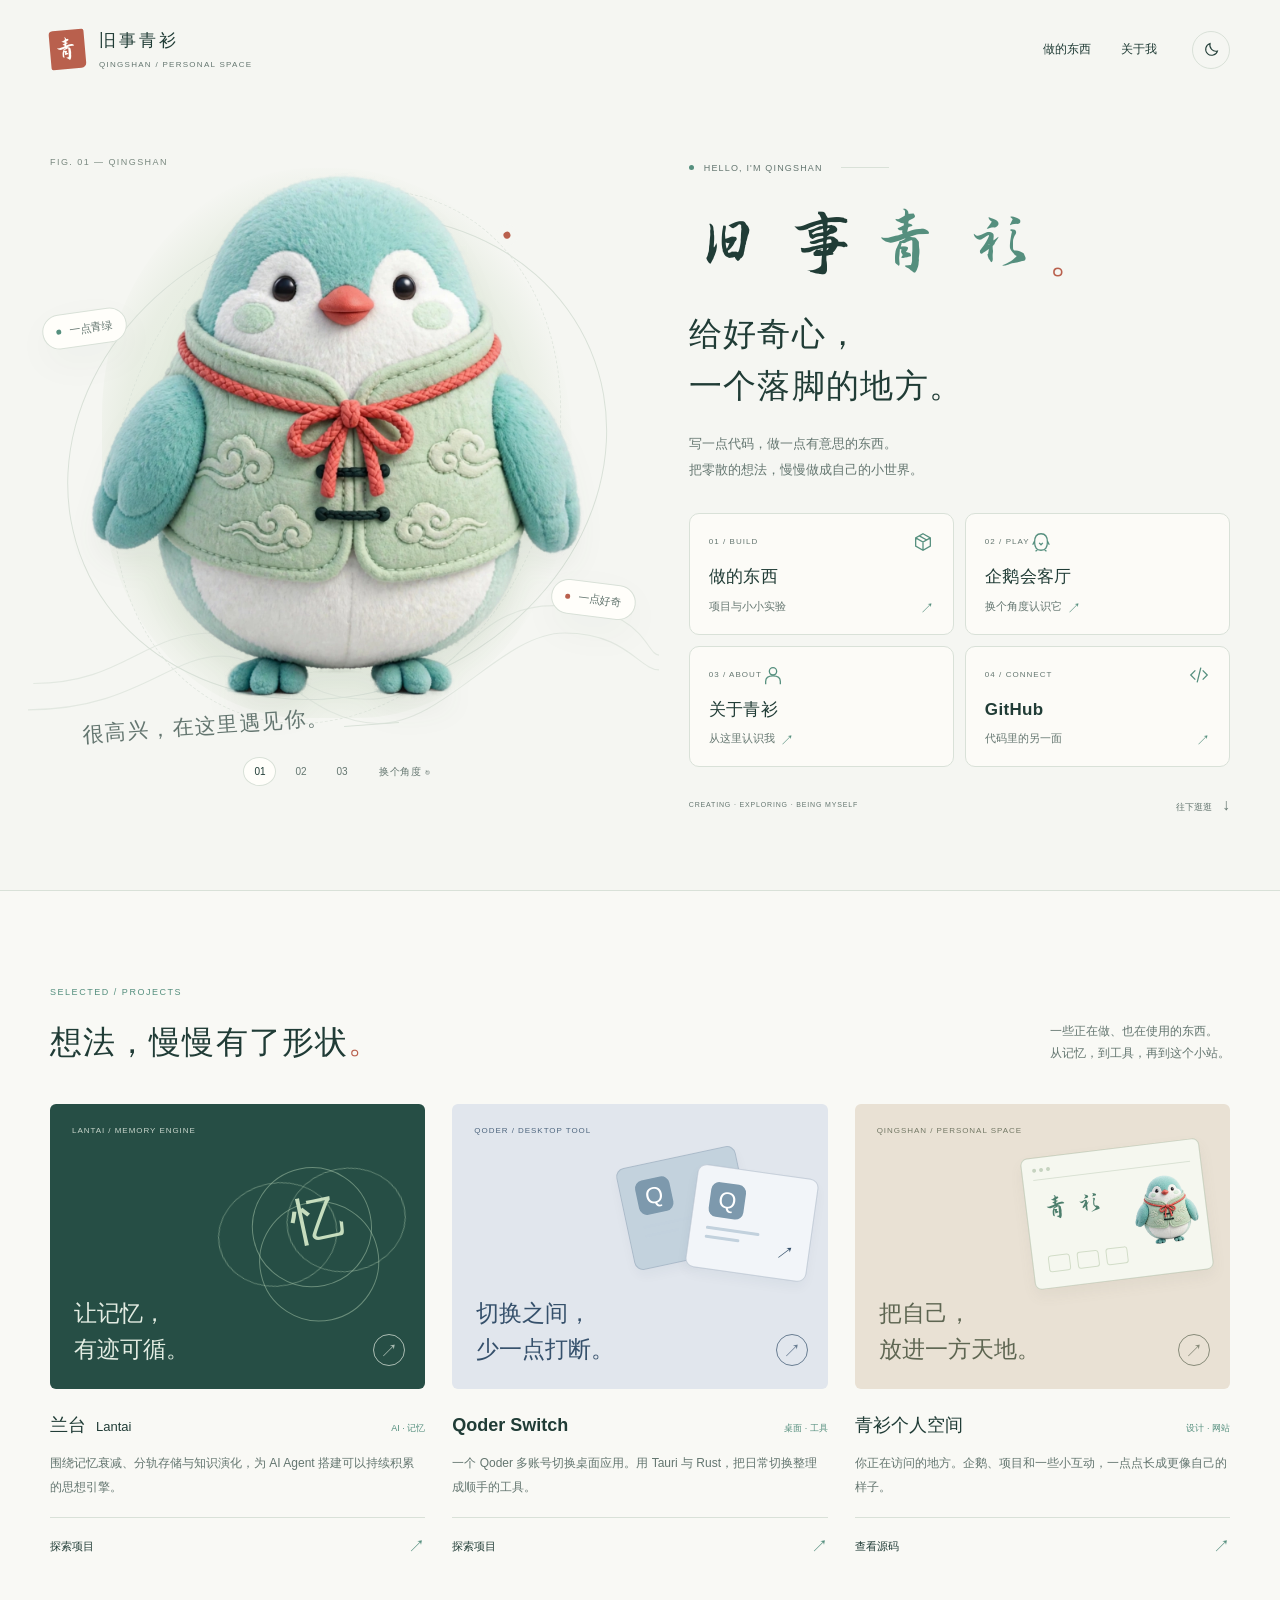
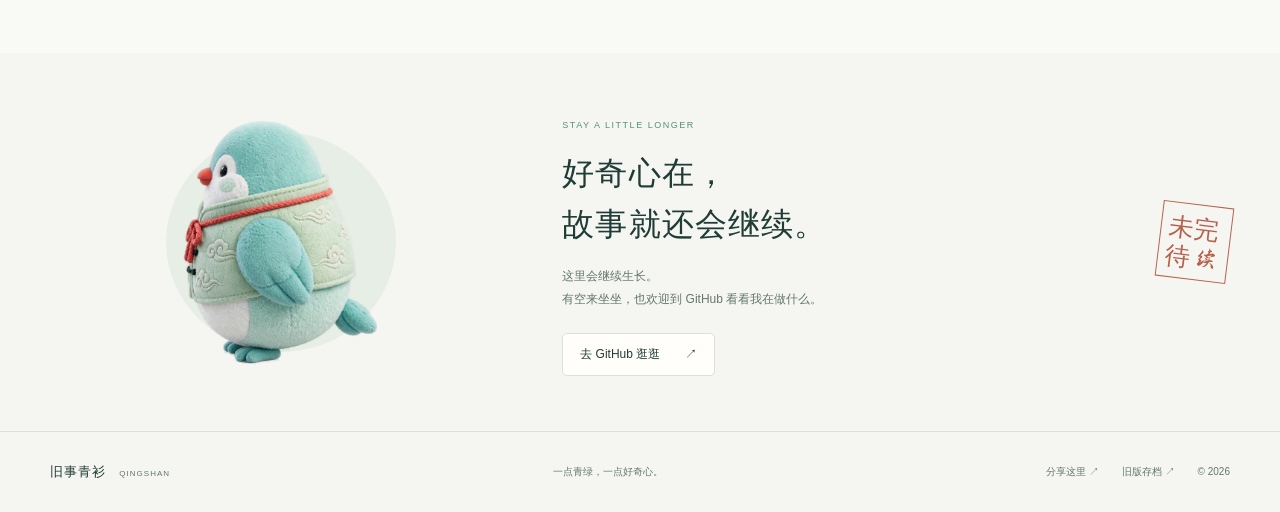
<file: v2/index.html>
<!doctype html>
<html lang="zh-CN">
<head>
  <meta charset="utf-8">
  <meta name="viewport" content="width=device-width, initial-scale=1">
  <meta name="description" content="旧事青衫的个人空间。认识青衫企鹅，看看兰台、Qoder Switch，以及一些正在成形的想法。">
  <meta name="theme-color" content="#f5f6f2">
  <meta name="referrer" content="same-origin">
  <meta name="robots" content="noindex,follow">
  <meta property="og:title" content="旧事青衫 · 给好奇心一个落脚的地方">
  <meta property="og:description" content="写一点代码，做一点有意思的东西。这里是旧事青衫的个人空间。">
  <meta property="og:image" content="https://jiushiqingshan.github.io/qingshan-notes/v2/assets/penguin-front.webp">
  <title>旧事青衫 · 个人空间</title>
  <link rel="canonical" href="https://jiushiqingshan.github.io/qingshan-notes/v2/">
  <link rel="icon" type="image/webp" href="./assets/penguin-icon.webp?v=hq-20261117">
  <link rel="preload" href="./assets/qingshan.woff2" as="font" type="font/woff2" crossorigin>
  <link rel="stylesheet" href="./styles.css?v=hq-20261117">
  <script src="./app.js?v=hq-20261117" defer></script>
</head>
<body>
  <a class="skip-link" href="#main">跳到主要内容</a>
  <header class="site-header">
    <div class="shell header-inner">
      <a class="brand" href="#top" aria-label="旧事青衫首页"><span class="brand-mark" aria-hidden="true">青</span><span class="brand-words"><strong>旧事青衫</strong><small>QINGSHAN / PERSONAL SPACE</small></span></a>
      <div class="header-right">
        <nav aria-label="主导航"><a href="#projects">做的东西</a><button type="button" data-open-dialog="about-dialog">关于我</button></nav>
        <button class="icon-button theme-toggle" type="button" data-theme-toggle aria-label="切换为夜间模式" aria-pressed="false"><svg class="moon-icon" viewBox="0 0 24 24" fill="none" stroke="currentColor" stroke-width="1.5" aria-hidden="true"><path d="M20.5 14A8.5 8.5 0 0 1 10 3.5 8.5 8.5 0 1 0 20.5 14Z"/></svg><svg class="sun-icon" viewBox="0 0 24 24" fill="none" stroke="currentColor" stroke-width="1.5" aria-hidden="true"><circle cx="12" cy="12" r="4"/><path d="M12 2v2m0 16v2M2 12h2m16 0h2M5 5l1.5 1.5m11 11L19 19M5 19l1.5-1.5m11-11L19 5"/></svg></button>
      </div>
    </div>
  </header>

  <main id="main">
    <section class="hero shell" id="top" aria-labelledby="hero-title">
      <div class="character-stage" data-character-stage>
        <span class="stage-index">FIG. 01 — QINGSHAN</span>
        <div class="character-halo" aria-hidden="true"></div>
        <div class="orbit orbit-one" aria-hidden="true"></div><div class="orbit orbit-two" aria-hidden="true"></div>
        <div class="cloud-lines" aria-hidden="true"><svg viewBox="0 0 600 220" fill="none"><path d="M5 145C90 145 110 97 175 97s64 63 147 63 91-89 178-89 87 47 100 47M0 170c101 0 134-51 184-51s86 64 149 64 118-86 177-86 71 35 90 35"/></svg></div>
        <span class="floating-note note-mint"><span class="note-dot"></span>一点青绿</span>
        <span class="floating-note note-coral"><span class="note-dot"></span>一点好奇</span>
        <button class="mascot-hit" type="button" data-next-pose aria-label="换个角度看看青衫企鹅"><img id="hero-penguin" src="./assets/penguin-front.webp?v=hq-20261117" alt="穿着祥云青衫、系着珊瑚红绳的小企鹅，正面视角" width="1296" height="1380" fetchpriority="high" decoding="async"></button>
        <div class="character-caption"><span class="handwritten">很高兴，在这里遇见你。</span><span class="caption-line"></span></div>
        <div class="pose-switch" role="group" aria-label="企鹅视角"><button type="button" data-pose="front" aria-label="正面视角" aria-pressed="true">01</button><button type="button" data-pose="side" aria-label="侧面视角" aria-pressed="false">02</button><button type="button" data-pose="back" aria-label="背面视角" aria-pressed="false">03</button><span>换个角度 ↻</span></div>
        <span class="visually-hidden" data-pose-status role="status" aria-live="polite">当前为正面视角</span>
      </div>

      <div class="hero-content">
        <div class="intro-kicker"><span class="live-dot" aria-hidden="true"></span> HELLO, I'M QINGSHAN <span class="kicker-rule"></span></div>
        <h1 id="hero-title"><span class="title-name">旧事<span>青衫</span><i aria-hidden="true">。</i></span><span class="title-message">给好奇心，<br>一个落脚的地方。</span></h1>
        <p class="hero-description">写一点代码，做一点有意思的东西。<br>把零散的想法，慢慢做成自己的小世界。</p>
        <div class="portal-grid" aria-label="个人空间入口">
          <a class="portal-card" href="#projects"><span class="portal-top"><small>01 / BUILD</small><svg viewBox="0 0 24 24" fill="none" stroke="currentColor" stroke-width="1.4" aria-hidden="true"><path d="m12 3 8 4.5v9L12 21l-8-4.5v-9L12 3Z M4 7.5l8 4.5 8-4.5M12 12v9M8 5.3l8 4.5"/></svg></span><strong>做的东西</strong><span class="portal-bottom">项目与小小实验 <b aria-hidden="true">↗</b></span></a>
          <button class="portal-card" type="button" data-open-dialog="studio-dialog"><span class="portal-top"><small>02 / PLAY</small><svg viewBox="0 0 24 24" fill="none" stroke="currentColor" stroke-width="1.4" aria-hidden="true"><path d="M5 12c0-5 2-9 7-9s7 4 7 9-2 9-7 9-7-4-7-9Z"/><path d="m3 15 2-4m16 4-2-4M9 10h.01M15 10h.01m-5 3 2 2 2-2M8 21l-2 1m10-1 2 1"/></svg></span><strong>企鹅会客厅</strong><span class="portal-bottom">换个角度认识它 <b aria-hidden="true">↗</b></span></button>
          <button class="portal-card" type="button" data-open-dialog="about-dialog"><span class="portal-top"><small>03 / ABOUT</small><svg viewBox="0 0 24 24" fill="none" stroke="currentColor" stroke-width="1.4" aria-hidden="true"><circle cx="12" cy="8" r="4"/><path d="M4 22v-3c0-4 3-6 8-6s8 2 8 6v3"/></svg></span><strong>关于青衫</strong><span class="portal-bottom">从这里认识我 <b aria-hidden="true">↗</b></span></button>
          <a class="portal-card" href="https://github.com/JIUSHIQINGSHAN" target="_blank" rel="noopener noreferrer"><span class="portal-top"><small>04 / CONNECT</small><svg viewBox="0 0 24 24" fill="none" stroke="currentColor" stroke-width="1.4" aria-hidden="true"><path d="m8 7-5 5 5 5m8-10 5 5-5 5M14 4l-4 16"/></svg></span><strong>GitHub</strong><span class="portal-bottom">代码里的另一面 <b aria-hidden="true">↗</b></span></a>
        </div>
        <div class="hero-footnote"><span>CREATING · EXPLORING · BEING MYSELF</span><a href="#projects" aria-label="向下查看项目">往下逛逛 <span aria-hidden="true">↓</span></a></div>
      </div>
    </section>

    <section class="projects-section" id="projects" aria-labelledby="projects-heading">
      <div class="shell">
        <div class="section-heading"><div><span class="eyebrow">SELECTED / PROJECTS</span><h2 id="projects-heading">想法，慢慢有了形状<span>。</span></h2></div><p>一些正在做、也在使用的东西。<br>从记忆，到工具，再到这个小站。</p></div>
        <div class="project-grid">
          <article class="project-card lantai-card"><a class="project-art art-memory" href="https://github.com/JIUSHIQINGSHAN/Lantai" target="_blank" rel="noopener noreferrer" aria-label="在 GitHub 查看兰台 Lantai"><span class="art-overline">LANTAI / MEMORY ENGINE</span><div class="memory-sculpture" aria-hidden="true"><i></i><i></i><i></i><i></i><span>忆</span></div><span class="art-caption">让记忆，<br>有迹可循。</span><span class="art-arrow" aria-hidden="true">↗</span></a><div class="project-copy"><div class="project-title"><h3>兰台 <span>Lantai</span></h3><span class="project-kind">AI · 记忆</span></div><p>围绕记忆衰减、分轨存储与知识演化，为 AI Agent 搭建可以持续积累的思想引擎。</p><a class="project-link" href="https://github.com/JIUSHIQINGSHAN/Lantai" target="_blank" rel="noopener noreferrer">探索项目 <span aria-hidden="true">↗</span></a></div></article>
          <article class="project-card switch-card"><a class="project-art art-switch" href="https://github.com/JIUSHIQINGSHAN/qoder-switch" target="_blank" rel="noopener noreferrer" aria-label="在 GitHub 查看 Qoder Switch"><span class="art-overline">QODER / DESKTOP TOOL</span><div class="switch-sculpture" aria-hidden="true"><div class="switch-profile profile-back"><span>Q</span><i></i><i></i></div><div class="switch-profile profile-front"><span>Q</span><i></i><i></i><b>↗</b></div></div><span class="art-caption">切换之间，<br>少一点打断。</span><span class="art-arrow" aria-hidden="true">↗</span></a><div class="project-copy"><div class="project-title"><h3>Qoder Switch</h3><span class="project-kind">桌面 · 工具</span></div><p>一个 Qoder 多账号切换桌面应用。用 Tauri 与 Rust，把日常切换整理成顺手的工具。</p><a class="project-link" href="https://github.com/JIUSHIQINGSHAN/qoder-switch" target="_blank" rel="noopener noreferrer">探索项目 <span aria-hidden="true">↗</span></a></div></article>
          <article class="project-card space-card"><a class="project-art art-space" href="https://github.com/JIUSHIQINGSHAN/qingshan-notes" target="_blank" rel="noopener noreferrer" aria-label="在 GitHub 查看个人空间源码"><span class="art-overline">QINGSHAN / PERSONAL SPACE</span><div class="space-sculpture" aria-hidden="true"><div class="mini-browser"><div class="mini-bar"><i></i><i></i><i></i></div><span>青衫</span><img src="./assets/penguin-small.webp?v=hq-20261117" alt="" width="128" height="128" loading="lazy" decoding="async"><div class="mini-blocks"><i></i><i></i><i></i></div></div></div><span class="art-caption">把自己，<br>放进一方天地。</span><span class="art-arrow" aria-hidden="true">↗</span></a><div class="project-copy"><div class="project-title"><h3>青衫个人空间</h3><span class="project-kind">设计 · 网站</span></div><p>你正在访问的地方。企鹅、项目和一些小互动，一点点长成更像自己的样子。</p><a class="project-link" href="https://github.com/JIUSHIQINGSHAN/qingshan-notes" target="_blank" rel="noopener noreferrer">查看源码 <span aria-hidden="true">↗</span></a></div></article>
        </div>
      </div>
    </section>

    <section class="hello-section shell" aria-labelledby="hello-heading"><div class="hello-character"><img src="./assets/penguin-side.webp?v=hq-20261117" alt="侧身看向你的青衫企鹅" width="512" height="512" loading="lazy" decoding="async"></div><div class="hello-copy"><span class="eyebrow">STAY A LITTLE LONGER</span><h2 id="hello-heading">好奇心在，<br>故事就还会继续。</h2><p>这里会继续生长。<br>有空来坐坐，也欢迎到 GitHub 看看我在做什么。</p><a class="quiet-button" href="https://github.com/JIUSHIQINGSHAN" target="_blank" rel="noopener noreferrer">去 GitHub 逛逛 <span aria-hidden="true">↗</span></a></div><span class="hello-stamp" aria-hidden="true">未完<br>待续</span></section>
  </main>

  <footer class="site-footer"><div class="shell footer-inner"><a class="footer-brand" href="#top">旧事青衫<span>QINGSHAN</span></a><p>一点青绿，一点好奇心。</p><div class="footer-links"><button type="button" data-copy-link>分享这里 ↗</button><a href="/qingshan-notes/">旧版存档 ↗</a><span>© 2026</span></div></div></footer>

  <dialog id="about-dialog" class="dialog about-dialog" aria-labelledby="about-heading"><div class="dialog-inner"><button class="dialog-close icon-button" type="button" data-close-dialog aria-label="关闭关于我">×</button><div class="about-avatar"><img src="./assets/penguin-small.webp?v=hq-20261117" alt="" width="128" height="128"></div><span class="eyebrow">HELLO AGAIN</span><h2 id="about-heading">我是旧事青衫。</h2><p class="dialog-lead">喜欢把想法，做成能用的小东西。</p><p>这个空间收着我的公开项目，也收着一点个人趣味。兰台关心 AI 的记忆，Qoder Switch 关心工具的顺手程度；至于这只企鹅，负责让这里有点温度。</p><div class="about-tags"><span>AI 与记忆</span><span>工具与实践</span><span>设计与表达</span></div><div class="about-links"><a href="https://github.com/JIUSHIQINGSHAN" target="_blank" rel="noopener noreferrer">GitHub ↗</a><a href="#projects" data-close-on-link>看看我的项目 ↓</a></div></div></dialog>

  <dialog id="studio-dialog" class="dialog studio-dialog" aria-labelledby="studio-heading"><div class="dialog-inner"><button class="dialog-close icon-button" type="button" data-close-dialog aria-label="关闭企鹅会客厅">×</button><div class="studio-title"><span class="eyebrow">MEET THE LITTLE HOST</span><h2 id="studio-heading">青衫企鹅的另一面。</h2><p>祥云马甲、珊瑚红系绳，还有一点藏不住的好奇心。</p></div><div class="studio-stage"><span class="studio-orbit" aria-hidden="true"></span><img id="studio-penguin" src="./assets/penguin-front.webp?v=hq-20261117" alt="青衫企鹅，正面视角" width="512" height="512" decoding="async"></div><div class="studio-controls" role="group" aria-label="会客厅企鹅视角"><button type="button" data-studio-pose="front" aria-pressed="true">正面</button><button type="button" data-studio-pose="side" aria-pressed="false">侧面</button><button type="button" data-studio-pose="back" aria-pressed="false">背面</button></div><p class="studio-note" data-studio-status role="status" aria-live="polite">正面 · 很高兴遇见你。</p><a class="studio-original" data-original-image href="./assets/penguin-front.webp?v=hq-20261117" target="_blank" rel="noopener noreferrer">查看原尺寸透明图 ↗</a></div></dialog>

  <div class="toast" role="status" aria-live="polite" data-toast></div>
  <dialog id="share-dialog" class="dialog share-dialog" aria-labelledby="share-heading"><div class="dialog-inner"><button type="button" class="dialog-close icon-button" data-close-dialog aria-label="关闭分享窗口">×</button><span class="eyebrow">SHARE THIS SPACE</span><h2 id="share-heading">把这个小站带给朋友。</h2><label for="share-url">网站地址</label><input id="share-url" type="url" readonly value="https://jiushiqingshan.github.io/qingshan-notes/v2/"><p>选中地址后即可复制。</p></div></dialog>
</body>
</html>
</file>
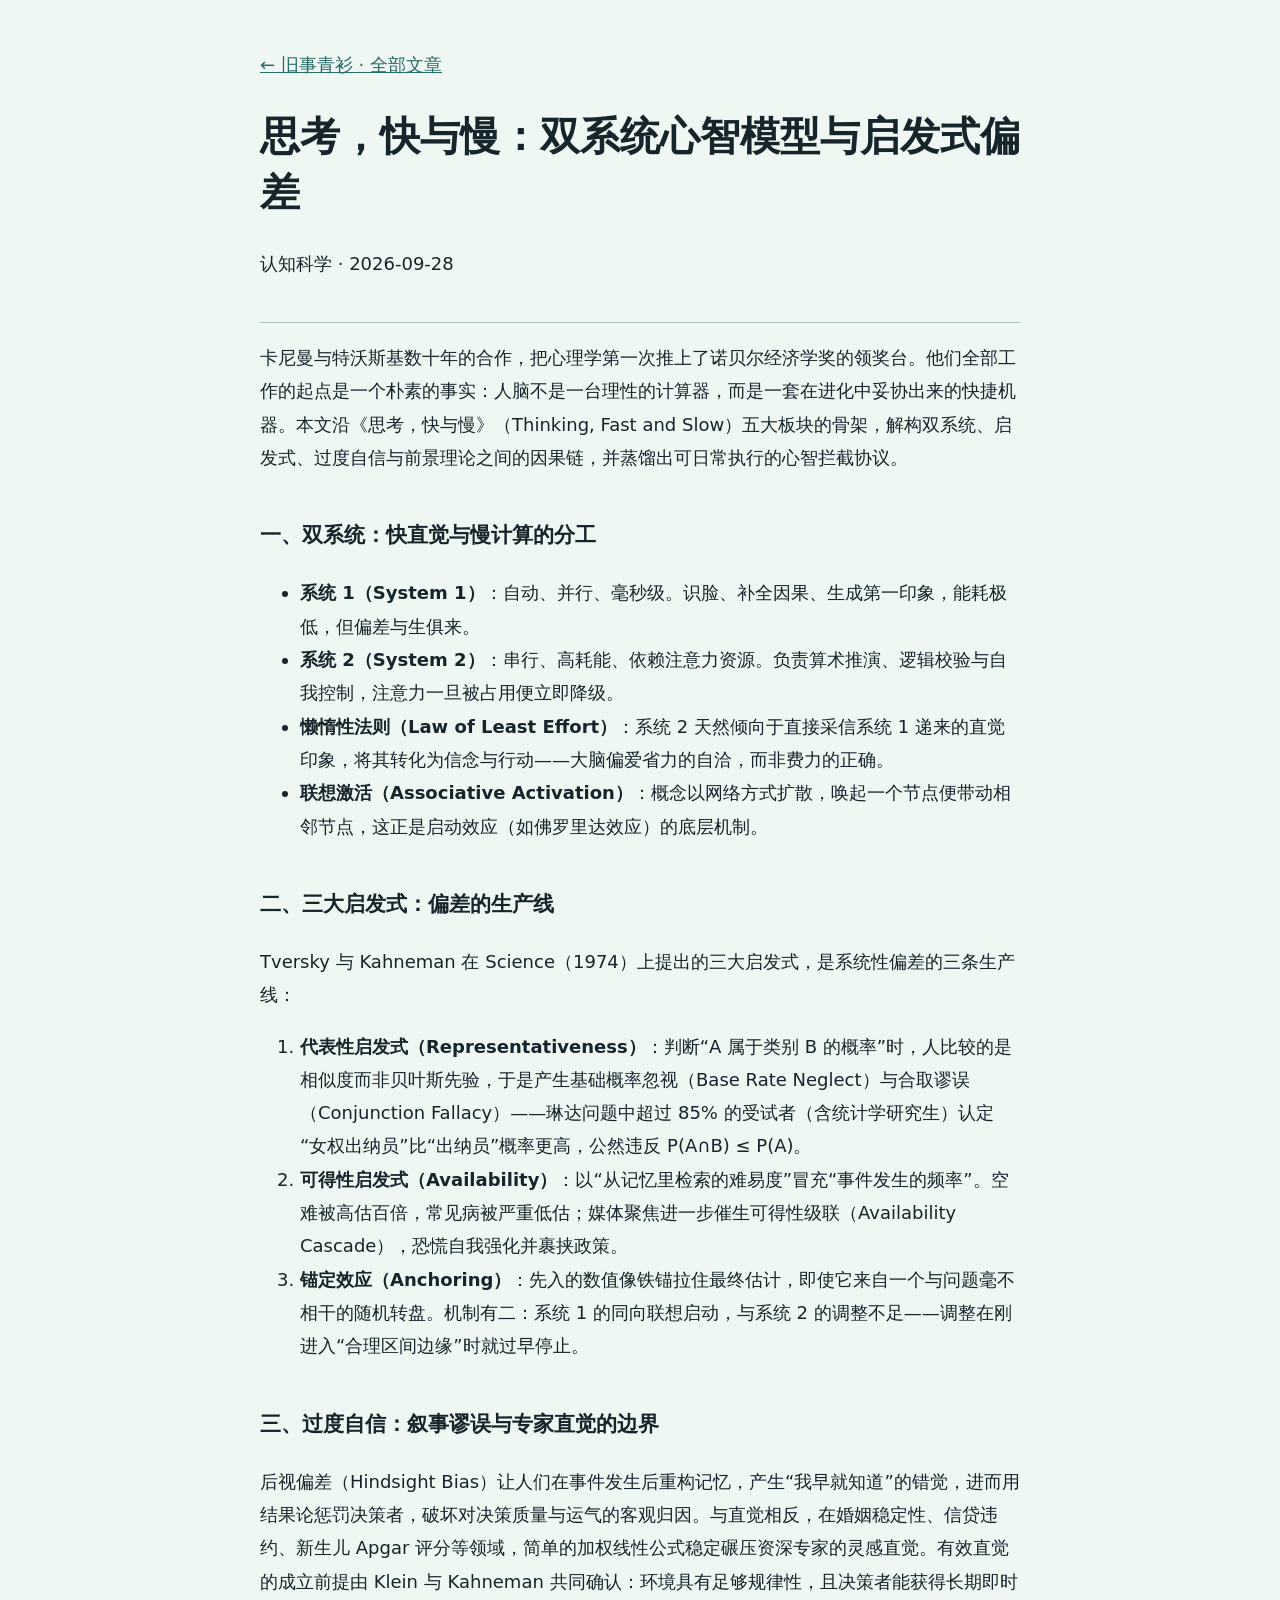
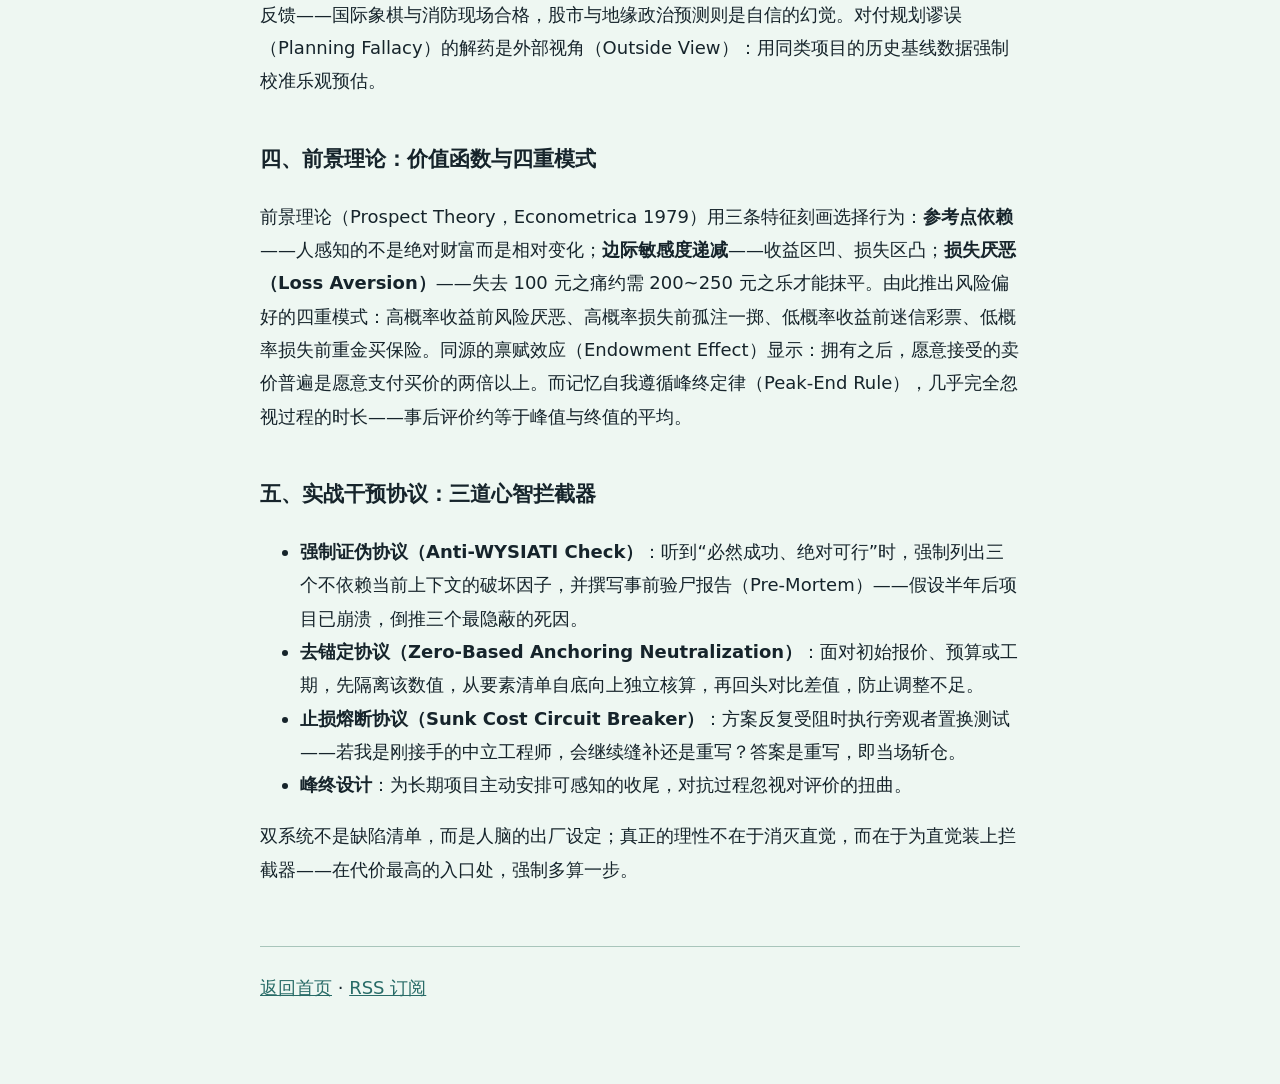
<file: article/r01/index.html>
<!doctype html><html lang="zh-CN"><head><meta charset="utf-8"><meta name="viewport" content="width=device-width,initial-scale=1"><meta name="description" content="解构系统1的直觉激活与系统2的惰性计算。深入探讨眼见即事实（WYSIATI）、可得性启发式、锚定效应与前景理论中的损失厌恶机制。"><title>思考，快与慢：双系统心智模型与启发式偏差 · 旧事青衫</title><link rel="canonical" href="https://jiushiqingshan.github.io/qingshan-notes/article/r01/"><link rel="icon" href="/qingshan-notes/assets/penguin-front-64.webp"><style>body{margin:0;background:#eef7f2;color:#16242b;font:18px/1.85 system-ui,sans-serif}main{max-width:760px;margin:auto;padding:48px 24px 80px}a{color:#286b67}h1{font-size:clamp(28px,6vw,40px);line-height:1.4}h3{margin-top:2em}header{border-bottom:1px solid #a8c5bb;padding-bottom:24px}blockquote{border-left:3px solid #6b9b8a;padding-left:20px}code{overflow-wrap:anywhere}footer{margin-top:60px;border-top:1px solid #a8c5bb;padding-top:24px}@media(prefers-color-scheme:dark){body{background:#101a1b;color:#d8e6eb}a{color:#7bc8c8}}</style></head><body><main><header><a href="/qingshan-notes/">← 旧事青衫 · 全部文章</a><h1>思考，快与慢：双系统心智模型与启发式偏差</h1><p>认知科学 · 2026-09-28</p></header><article><p>卡尼曼与特沃斯基数十年的合作，把心理学第一次推上了诺贝尔经济学奖的领奖台。他们全部工作的起点是一个朴素的事实：人脑不是一台理性的计算器，而是一套在进化中妥协出来的快捷机器。本文沿《思考，快与慢》（Thinking, Fast and Slow）五大板块的骨架，解构双系统、启发式、过度自信与前景理论之间的因果链，并蒸馏出可日常执行的心智拦截协议。</p>
<h3>一、双系统：快直觉与慢计算的分工</h3>
<ul>
<li><strong>系统 1（System 1）</strong>：自动、并行、毫秒级。识脸、补全因果、生成第一印象，能耗极低，但偏差与生俱来。</li>
<li><strong>系统 2（System 2）</strong>：串行、高耗能、依赖注意力资源。负责算术推演、逻辑校验与自我控制，注意力一旦被占用便立即降级。</li>
<li><strong>懒惰性法则（Law of Least Effort）</strong>：系统 2 天然倾向于直接采信系统 1 递来的直觉印象，将其转化为信念与行动——大脑偏爱省力的自洽，而非费力的正确。</li>
<li><strong>联想激活（Associative Activation）</strong>：概念以网络方式扩散，唤起一个节点便带动相邻节点，这正是启动效应（如佛罗里达效应）的底层机制。</li>
</ul>
<h3>二、三大启发式：偏差的生产线</h3>
<p>Tversky 与 Kahneman 在 Science（1974）上提出的三大启发式，是系统性偏差的三条生产线：</p>
<ol>
<li><strong>代表性启发式（Representativeness）</strong>：判断“A 属于类别 B 的概率”时，人比较的是相似度而非贝叶斯先验，于是产生基础概率忽视（Base Rate Neglect）与合取谬误（Conjunction Fallacy）——琳达问题中超过 85% 的受试者（含统计学研究生）认定“女权出纳员”比“出纳员”概率更高，公然违反 P(A∩B) ≤ P(A)。</li>
<li><strong>可得性启发式（Availability）</strong>：以“从记忆里检索的难易度”冒充“事件发生的频率”。空难被高估百倍，常见病被严重低估；媒体聚焦进一步催生可得性级联（Availability Cascade），恐慌自我强化并裹挟政策。</li>
<li><strong>锚定效应（Anchoring）</strong>：先入的数值像铁锚拉住最终估计，即使它来自一个与问题毫不相干的随机转盘。机制有二：系统 1 的同向联想启动，与系统 2 的调整不足——调整在刚进入“合理区间边缘”时就过早停止。</li>
</ol>
<h3>三、过度自信：叙事谬误与专家直觉的边界</h3>
<p>后视偏差（Hindsight Bias）让人们在事件发生后重构记忆，产生“我早就知道”的错觉，进而用结果论惩罚决策者，破坏对决策质量与运气的客观归因。与直觉相反，在婚姻稳定性、信贷违约、新生儿 Apgar 评分等领域，简单的加权线性公式稳定碾压资深专家的灵感直觉。有效直觉的成立前提由 Klein 与 Kahneman 共同确认：环境具有足够规律性，且决策者能获得长期即时反馈——国际象棋与消防现场合格，股市与地缘政治预测则是自信的幻觉。对付规划谬误（Planning Fallacy）的解药是外部视角（Outside View）：用同类项目的历史基线数据强制校准乐观预估。</p>
<h3>四、前景理论：价值函数与四重模式</h3>
<p>前景理论（Prospect Theory，Econometrica 1979）用三条特征刻画选择行为：<strong>参考点依赖</strong>——人感知的不是绝对财富而是相对变化；<strong>边际敏感度递减</strong>——收益区凹、损失区凸；<strong>损失厌恶（Loss Aversion）</strong>——失去 100 元之痛约需 200~250 元之乐才能抹平。由此推出风险偏好的四重模式：高概率收益前风险厌恶、高概率损失前孤注一掷、低概率收益前迷信彩票、低概率损失前重金买保险。同源的禀赋效应（Endowment Effect）显示：拥有之后，愿意接受的卖价普遍是愿意支付买价的两倍以上。而记忆自我遵循峰终定律（Peak-End Rule），几乎完全忽视过程的时长——事后评价约等于峰值与终值的平均。</p>
<h3>五、实战干预协议：三道心智拦截器</h3>
<ul>
<li><strong>强制证伪协议（Anti-WYSIATI Check）</strong>：听到“必然成功、绝对可行”时，强制列出三个不依赖当前上下文的破坏因子，并撰写事前验尸报告（Pre-Mortem）——假设半年后项目已崩溃，倒推三个最隐蔽的死因。</li>
<li><strong>去锚定协议（Zero-Based Anchoring Neutralization）</strong>：面对初始报价、预算或工期，先隔离该数值，从要素清单自底向上独立核算，再回头对比差值，防止调整不足。</li>
<li><strong>止损熔断协议（Sunk Cost Circuit Breaker）</strong>：方案反复受阻时执行旁观者置换测试——若我是刚接手的中立工程师，会继续缝补还是重写？答案是重写，即当场斩仓。</li>
<li><strong>峰终设计</strong>：为长期项目主动安排可感知的收尾，对抗过程忽视对评价的扭曲。</li>
</ul>
<p>双系统不是缺陷清单，而是人脑的出厂设定；真正的理性不在于消灭直觉，而在于为直觉装上拦截器——在代价最高的入口处，强制多算一步。</p></article><footer><a href="/qingshan-notes/">返回首页</a> · <a href="/qingshan-notes/feed.xml">RSS 订阅</a></footer></main></body></html>
</file>
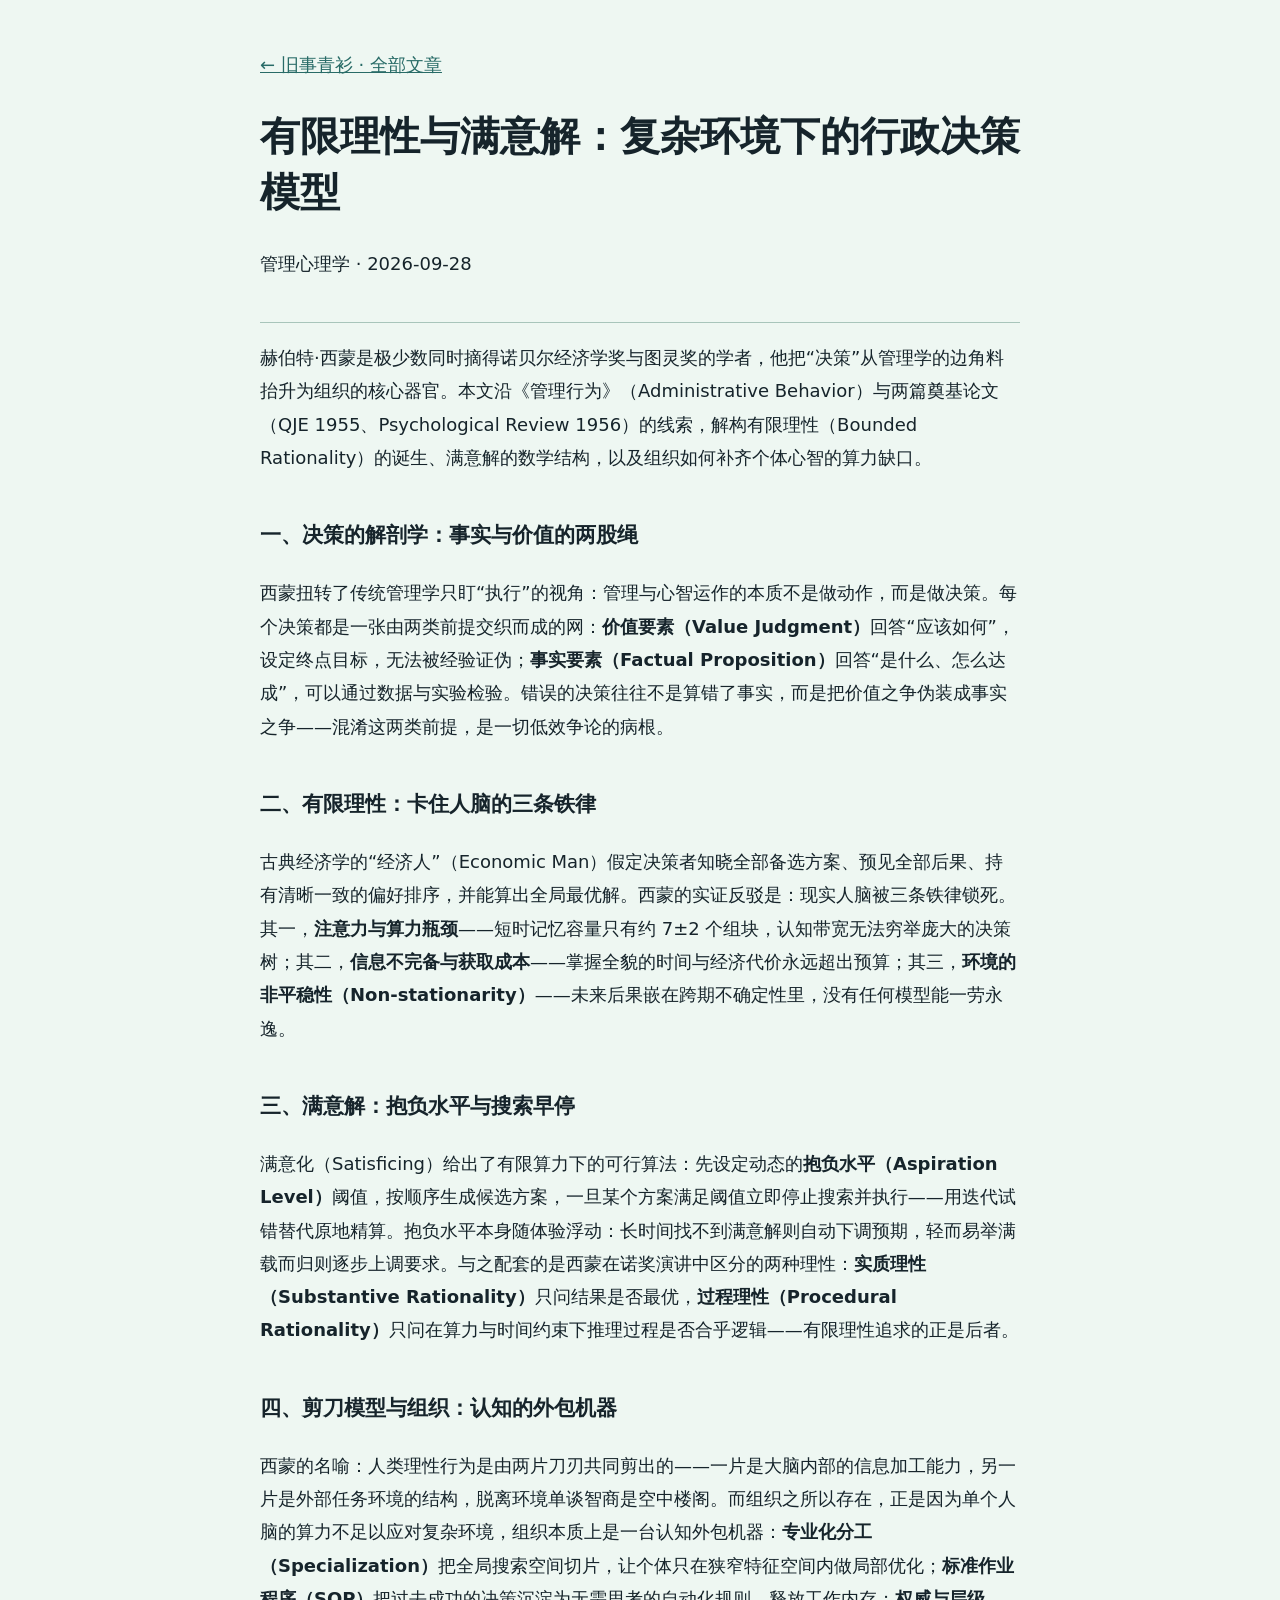
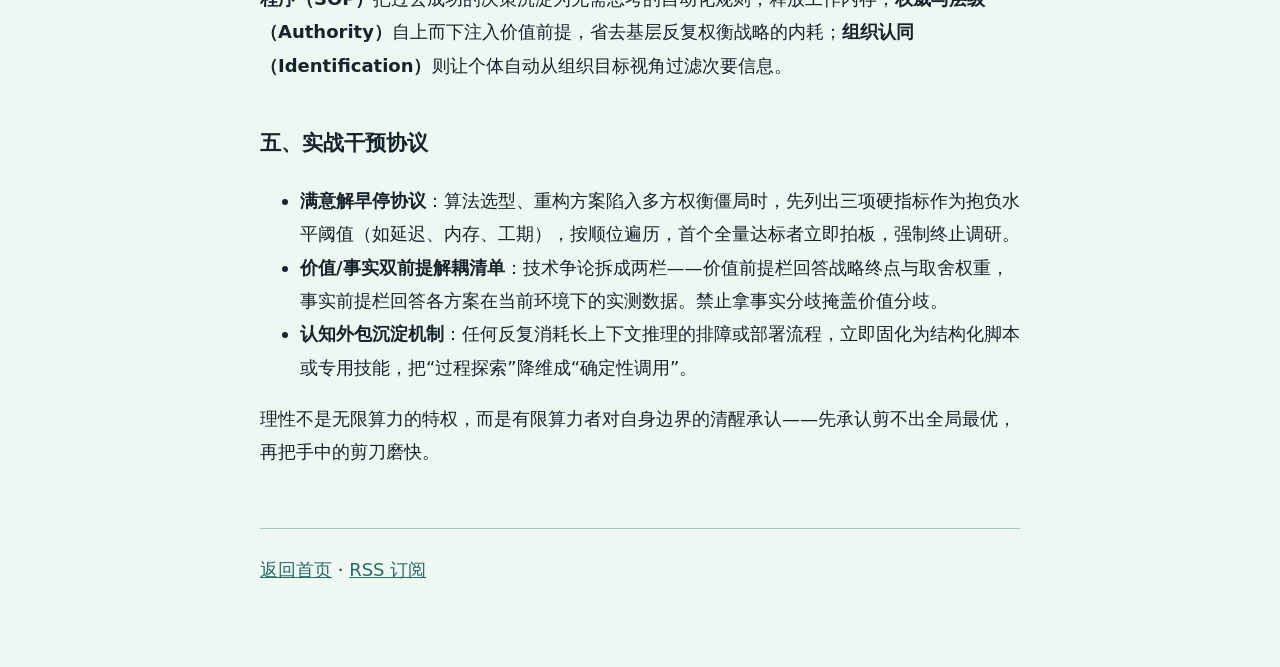
<file: article/r02/index.html>
<!doctype html><html lang="zh-CN"><head><meta charset="utf-8"><meta name="viewport" content="width=device-width,initial-scale=1"><meta name="description" content="打破古典经济学“全知理性人”神话。赫伯特·西蒙论证人类算力与记忆的物理边界，阐明为什么“满意解”永远胜过虚幻的“全局最优解”。"><title>有限理性与满意解：复杂环境下的行政决策模型 · 旧事青衫</title><link rel="canonical" href="https://jiushiqingshan.github.io/qingshan-notes/article/r02/"><link rel="icon" href="/qingshan-notes/assets/penguin-front-64.webp"><style>body{margin:0;background:#eef7f2;color:#16242b;font:18px/1.85 system-ui,sans-serif}main{max-width:760px;margin:auto;padding:48px 24px 80px}a{color:#286b67}h1{font-size:clamp(28px,6vw,40px);line-height:1.4}h3{margin-top:2em}header{border-bottom:1px solid #a8c5bb;padding-bottom:24px}blockquote{border-left:3px solid #6b9b8a;padding-left:20px}code{overflow-wrap:anywhere}footer{margin-top:60px;border-top:1px solid #a8c5bb;padding-top:24px}@media(prefers-color-scheme:dark){body{background:#101a1b;color:#d8e6eb}a{color:#7bc8c8}}</style></head><body><main><header><a href="/qingshan-notes/">← 旧事青衫 · 全部文章</a><h1>有限理性与满意解：复杂环境下的行政决策模型</h1><p>管理心理学 · 2026-09-28</p></header><article><p>赫伯特·西蒙是极少数同时摘得诺贝尔经济学奖与图灵奖的学者，他把“决策”从管理学的边角料抬升为组织的核心器官。本文沿《管理行为》（Administrative Behavior）与两篇奠基论文（QJE 1955、Psychological Review 1956）的线索，解构有限理性（Bounded Rationality）的诞生、满意解的数学结构，以及组织如何补齐个体心智的算力缺口。</p>
<h3>一、决策的解剖学：事实与价值的两股绳</h3>
<p>西蒙扭转了传统管理学只盯“执行”的视角：管理与心智运作的本质不是做动作，而是做决策。每个决策都是一张由两类前提交织而成的网：<strong>价值要素（Value Judgment）</strong>回答“应该如何”，设定终点目标，无法被经验证伪；<strong>事实要素（Factual Proposition）</strong>回答“是什么、怎么达成”，可以通过数据与实验检验。错误的决策往往不是算错了事实，而是把价值之争伪装成事实之争——混淆这两类前提，是一切低效争论的病根。</p>
<h3>二、有限理性：卡住人脑的三条铁律</h3>
<p>古典经济学的“经济人”（Economic Man）假定决策者知晓全部备选方案、预见全部后果、持有清晰一致的偏好排序，并能算出全局最优解。西蒙的实证反驳是：现实人脑被三条铁律锁死。其一，<strong>注意力与算力瓶颈</strong>——短时记忆容量只有约 7±2 个组块，认知带宽无法穷举庞大的决策树；其二，<strong>信息不完备与获取成本</strong>——掌握全貌的时间与经济代价永远超出预算；其三，<strong>环境的非平稳性（Non-stationarity）</strong>——未来后果嵌在跨期不确定性里，没有任何模型能一劳永逸。</p>
<h3>三、满意解：抱负水平与搜索早停</h3>
<p>满意化（Satisficing）给出了有限算力下的可行算法：先设定动态的<strong>抱负水平（Aspiration Level）</strong>阈值，按顺序生成候选方案，一旦某个方案满足阈值立即停止搜索并执行——用迭代试错替代原地精算。抱负水平本身随体验浮动：长时间找不到满意解则自动下调预期，轻而易举满载而归则逐步上调要求。与之配套的是西蒙在诺奖演讲中区分的两种理性：<strong>实质理性（Substantive Rationality）</strong>只问结果是否最优，<strong>过程理性（Procedural Rationality）</strong>只问在算力与时间约束下推理过程是否合乎逻辑——有限理性追求的正是后者。</p>
<h3>四、剪刀模型与组织：认知的外包机器</h3>
<p>西蒙的名喻：人类理性行为是由两片刀刃共同剪出的——一片是大脑内部的信息加工能力，另一片是外部任务环境的结构，脱离环境单谈智商是空中楼阁。而组织之所以存在，正是因为单个人脑的算力不足以应对复杂环境，组织本质上是一台认知外包机器：<strong>专业化分工（Specialization）</strong>把全局搜索空间切片，让个体只在狭窄特征空间内做局部优化；<strong>标准作业程序（SOP）</strong>把过去成功的决策沉淀为无需思考的自动化规则，释放工作内存；<strong>权威与层级（Authority）</strong>自上而下注入价值前提，省去基层反复权衡战略的内耗；<strong>组织认同（Identification）</strong>则让个体自动从组织目标视角过滤次要信息。</p>
<h3>五、实战干预协议</h3>
<ul>
<li><strong>满意解早停协议</strong>：算法选型、重构方案陷入多方权衡僵局时，先列出三项硬指标作为抱负水平阈值（如延迟、内存、工期），按顺位遍历，首个全量达标者立即拍板，强制终止调研。</li>
<li><strong>价值/事实双前提解耦清单</strong>：技术争论拆成两栏——价值前提栏回答战略终点与取舍权重，事实前提栏回答各方案在当前环境下的实测数据。禁止拿事实分歧掩盖价值分歧。</li>
<li><strong>认知外包沉淀机制</strong>：任何反复消耗长上下文推理的排障或部署流程，立即固化为结构化脚本或专用技能，把“过程探索”降维成“确定性调用”。</li>
</ul>
<p>理性不是无限算力的特权，而是有限算力者对自身边界的清醒承认——先承认剪不出全局最优，再把手中的剪刀磨快。</p></article><footer><a href="/qingshan-notes/">返回首页</a> · <a href="/qingshan-notes/feed.xml">RSS 订阅</a></footer></main></body></html>
</file>
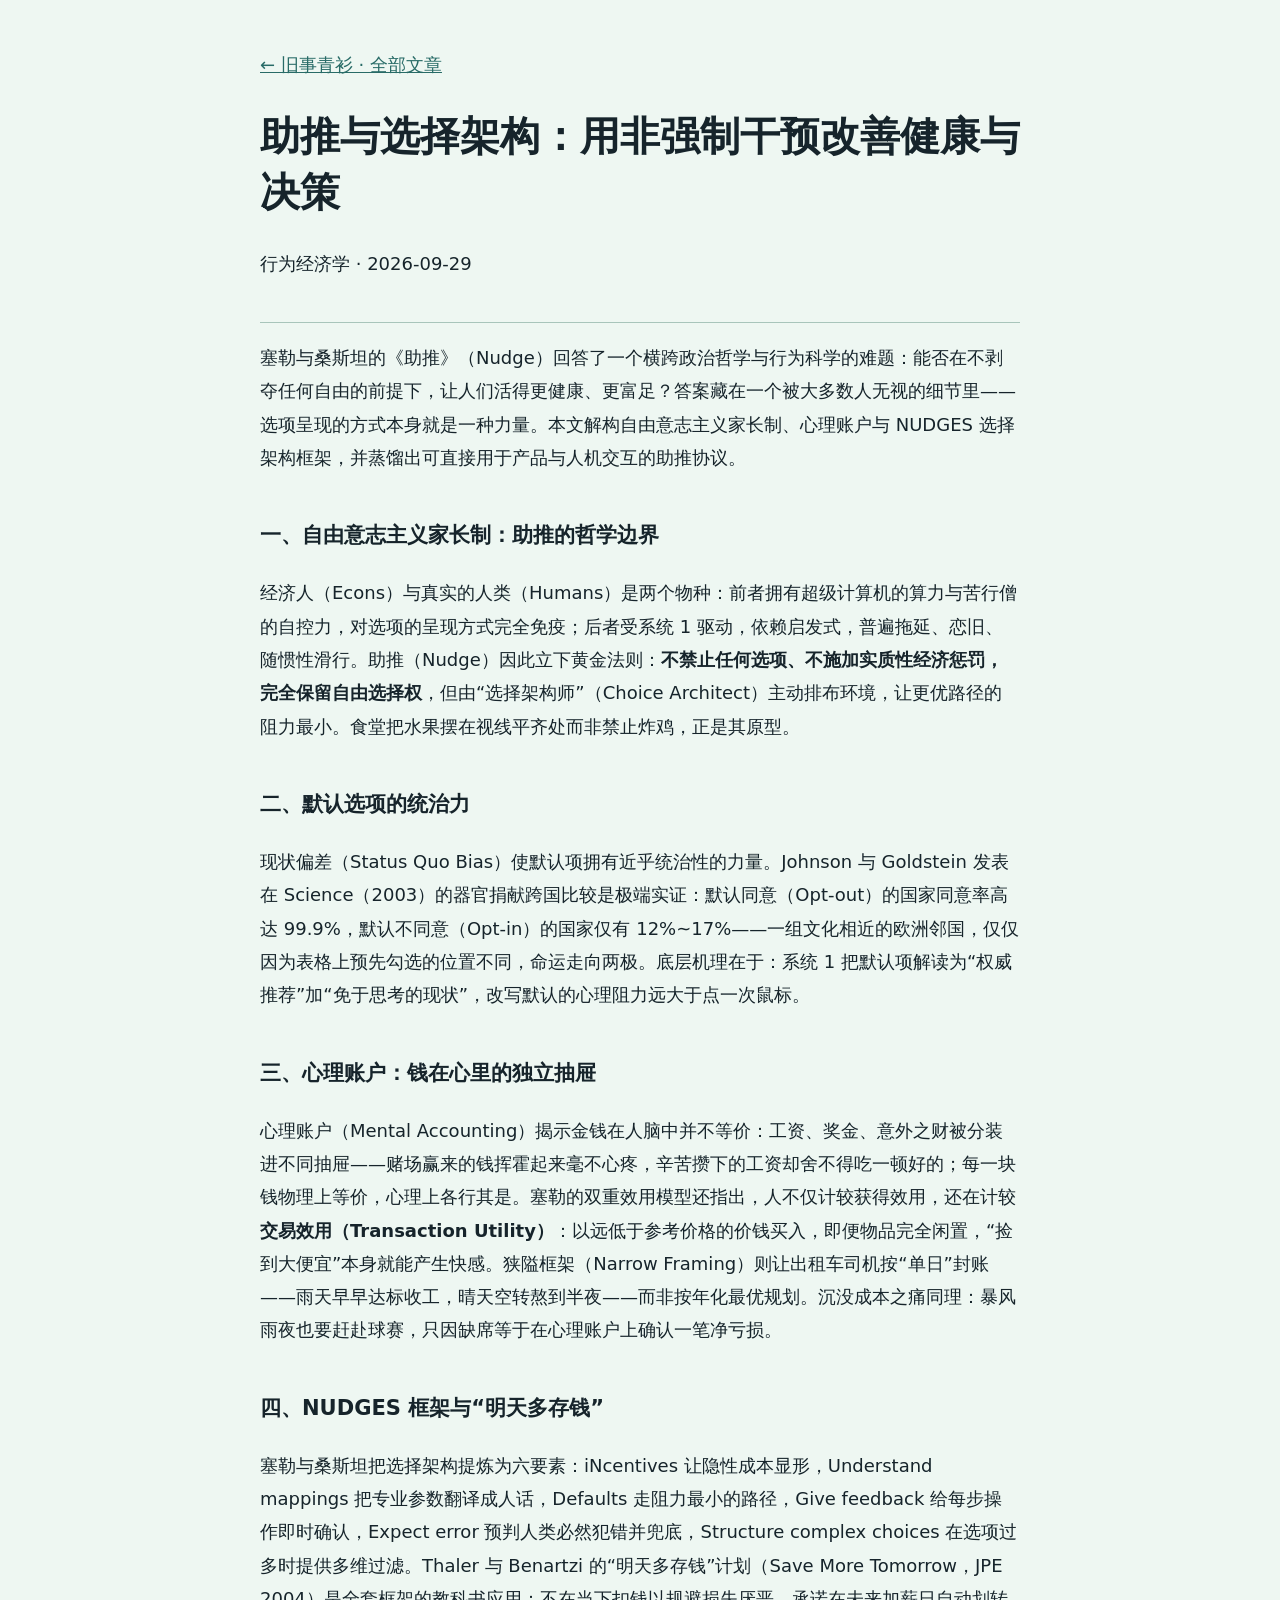
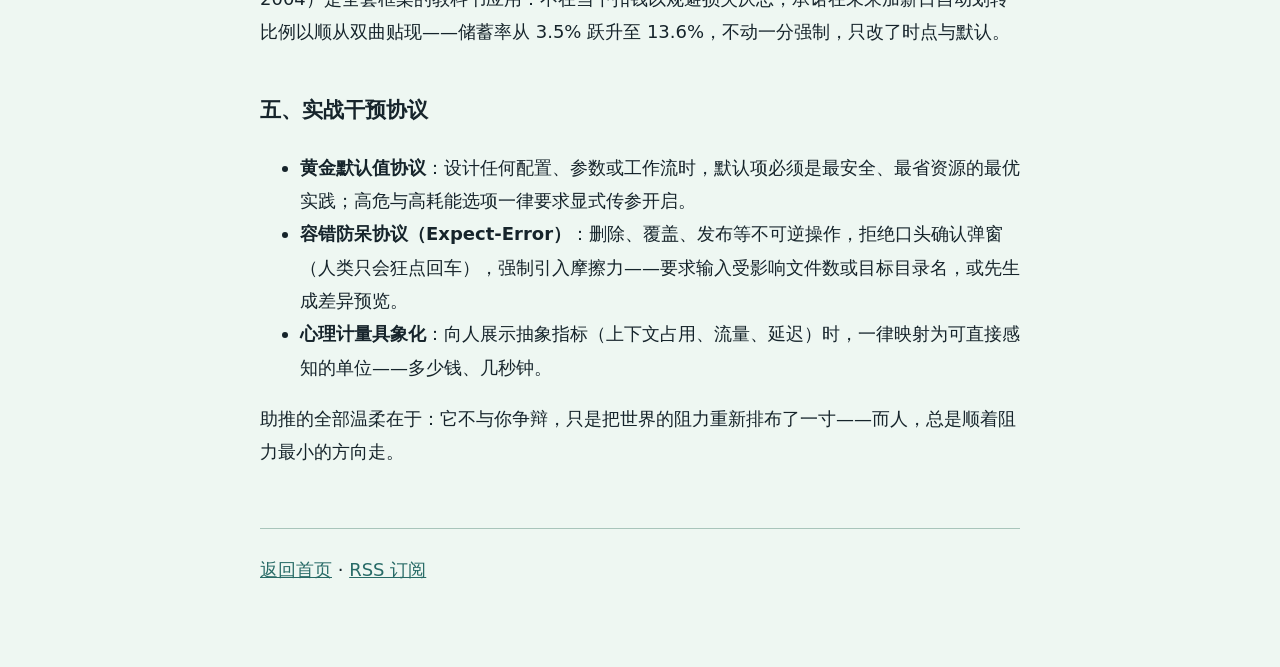
<file: article/r03/index.html>
<!doctype html><html lang="zh-CN"><head><meta charset="utf-8"><meta name="viewport" content="width=device-width,initial-scale=1"><meta name="description" content="自由主义的温和专制。如何利用默认选项、显著性法则与反馈回路，在完全保留个体选择自由的前提下，温柔引导更优的决策路径。"><title>助推与选择架构：用非强制干预改善健康与决策 · 旧事青衫</title><link rel="canonical" href="https://jiushiqingshan.github.io/qingshan-notes/article/r03/"><link rel="icon" href="/qingshan-notes/assets/penguin-front-64.webp"><style>body{margin:0;background:#eef7f2;color:#16242b;font:18px/1.85 system-ui,sans-serif}main{max-width:760px;margin:auto;padding:48px 24px 80px}a{color:#286b67}h1{font-size:clamp(28px,6vw,40px);line-height:1.4}h3{margin-top:2em}header{border-bottom:1px solid #a8c5bb;padding-bottom:24px}blockquote{border-left:3px solid #6b9b8a;padding-left:20px}code{overflow-wrap:anywhere}footer{margin-top:60px;border-top:1px solid #a8c5bb;padding-top:24px}@media(prefers-color-scheme:dark){body{background:#101a1b;color:#d8e6eb}a{color:#7bc8c8}}</style></head><body><main><header><a href="/qingshan-notes/">← 旧事青衫 · 全部文章</a><h1>助推与选择架构：用非强制干预改善健康与决策</h1><p>行为经济学 · 2026-09-29</p></header><article><p>塞勒与桑斯坦的《助推》（Nudge）回答了一个横跨政治哲学与行为科学的难题：能否在不剥夺任何自由的前提下，让人们活得更健康、更富足？答案藏在一个被大多数人无视的细节里——选项呈现的方式本身就是一种力量。本文解构自由意志主义家长制、心理账户与 NUDGES 选择架构框架，并蒸馏出可直接用于产品与人机交互的助推协议。</p>
<h3>一、自由意志主义家长制：助推的哲学边界</h3>
<p>经济人（Econs）与真实的人类（Humans）是两个物种：前者拥有超级计算机的算力与苦行僧的自控力，对选项的呈现方式完全免疫；后者受系统 1 驱动，依赖启发式，普遍拖延、恋旧、随惯性滑行。助推（Nudge）因此立下黄金法则：<strong>不禁止任何选项、不施加实质性经济惩罚，完全保留自由选择权</strong>，但由“选择架构师”（Choice Architect）主动排布环境，让更优路径的阻力最小。食堂把水果摆在视线平齐处而非禁止炸鸡，正是其原型。</p>
<h3>二、默认选项的统治力</h3>
<p>现状偏差（Status Quo Bias）使默认项拥有近乎统治性的力量。Johnson 与 Goldstein 发表在 Science（2003）的器官捐献跨国比较是极端实证：默认同意（Opt-out）的国家同意率高达 99.9%，默认不同意（Opt-in）的国家仅有 12%~17%——一组文化相近的欧洲邻国，仅仅因为表格上预先勾选的位置不同，命运走向两极。底层机理在于：系统 1 把默认项解读为“权威推荐”加“免于思考的现状”，改写默认的心理阻力远大于点一次鼠标。</p>
<h3>三、心理账户：钱在心里的独立抽屉</h3>
<p>心理账户（Mental Accounting）揭示金钱在人脑中并不等价：工资、奖金、意外之财被分装进不同抽屉——赌场赢来的钱挥霍起来毫不心疼，辛苦攒下的工资却舍不得吃一顿好的；每一块钱物理上等价，心理上各行其是。塞勒的双重效用模型还指出，人不仅计较获得效用，还在计较<strong>交易效用（Transaction Utility）</strong>：以远低于参考价格的价钱买入，即便物品完全闲置，“捡到大便宜”本身就能产生快感。狭隘框架（Narrow Framing）则让出租车司机按“单日”封账——雨天早早达标收工，晴天空转熬到半夜——而非按年化最优规划。沉没成本之痛同理：暴风雨夜也要赶赴球赛，只因缺席等于在心理账户上确认一笔净亏损。</p>
<h3>四、NUDGES 框架与“明天多存钱”</h3>
<p>塞勒与桑斯坦把选择架构提炼为六要素：iNcentives 让隐性成本显形，Understand mappings 把专业参数翻译成人话，Defaults 走阻力最小的路径，Give feedback 给每步操作即时确认，Expect error 预判人类必然犯错并兜底，Structure complex choices 在选项过多时提供多维过滤。Thaler 与 Benartzi 的“明天多存钱”计划（Save More Tomorrow，JPE 2004）是全套框架的教科书应用：不在当下扣钱以规避损失厌恶，承诺在未来加薪日自动划转比例以顺从双曲贴现——储蓄率从 3.5% 跃升至 13.6%，不动一分强制，只改了时点与默认。</p>
<h3>五、实战干预协议</h3>
<ul>
<li><strong>黄金默认值协议</strong>：设计任何配置、参数或工作流时，默认项必须是最安全、最省资源的最优实践；高危与高耗能选项一律要求显式传参开启。</li>
<li><strong>容错防呆协议（Expect-Error）</strong>：删除、覆盖、发布等不可逆操作，拒绝口头确认弹窗（人类只会狂点回车），强制引入摩擦力——要求输入受影响文件数或目标目录名，或先生成差异预览。</li>
<li><strong>心理计量具象化</strong>：向人展示抽象指标（上下文占用、流量、延迟）时，一律映射为可直接感知的单位——多少钱、几秒钟。</li>
</ul>
<p>助推的全部温柔在于：它不与你争辩，只是把世界的阻力重新排布了一寸——而人，总是顺着阻力最小的方向走。</p></article><footer><a href="/qingshan-notes/">返回首页</a> · <a href="/qingshan-notes/feed.xml">RSS 订阅</a></footer></main></body></html>
</file>
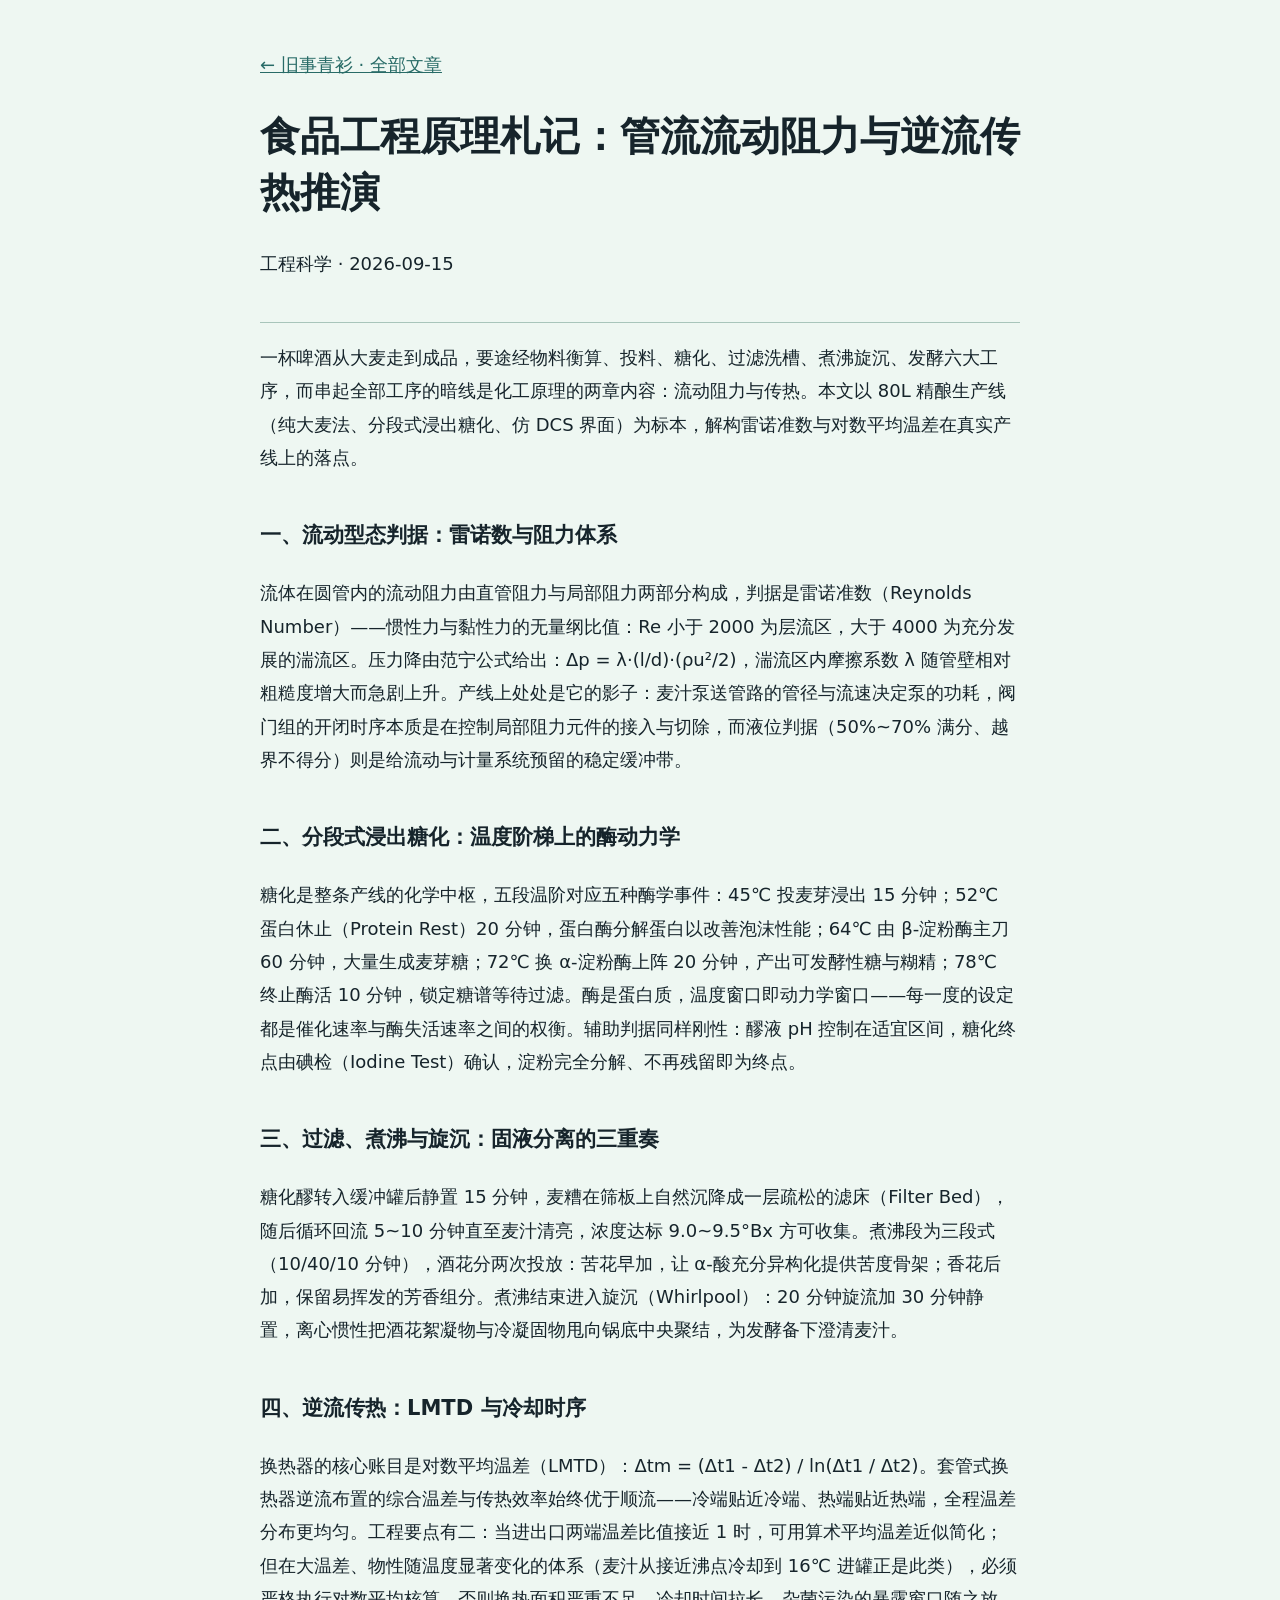
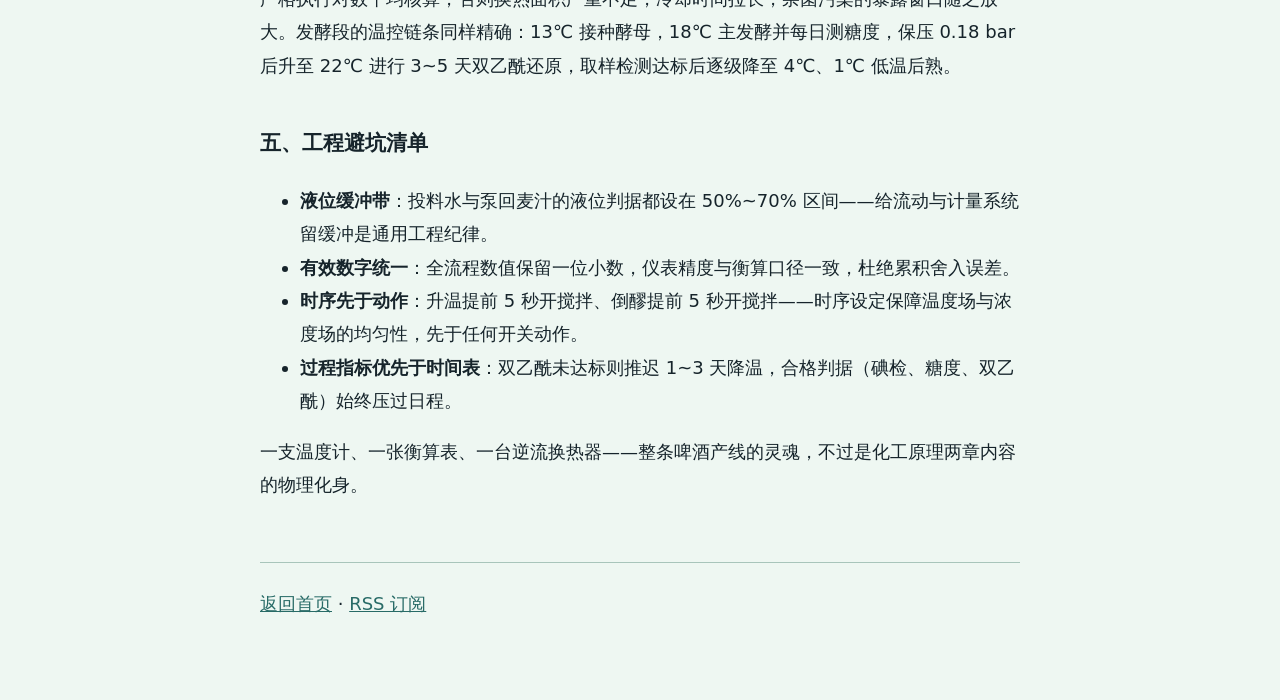
<file: article/r04/index.html>
<!doctype html><html lang="zh-CN"><head><meta charset="utf-8"><meta name="viewport" content="width=device-width,initial-scale=1"><meta name="description" content="雷诺准数物理临界点、边界层分离与范宁公式推导。套管式换热器逆流对数平均温差（LMTD）计算法则及工程应用避坑指南。"><title>食品工程原理札记：管流流动阻力与逆流传热推演 · 旧事青衫</title><link rel="canonical" href="https://jiushiqingshan.github.io/qingshan-notes/article/r04/"><link rel="icon" href="/qingshan-notes/assets/penguin-front-64.webp"><style>body{margin:0;background:#eef7f2;color:#16242b;font:18px/1.85 system-ui,sans-serif}main{max-width:760px;margin:auto;padding:48px 24px 80px}a{color:#286b67}h1{font-size:clamp(28px,6vw,40px);line-height:1.4}h3{margin-top:2em}header{border-bottom:1px solid #a8c5bb;padding-bottom:24px}blockquote{border-left:3px solid #6b9b8a;padding-left:20px}code{overflow-wrap:anywhere}footer{margin-top:60px;border-top:1px solid #a8c5bb;padding-top:24px}@media(prefers-color-scheme:dark){body{background:#101a1b;color:#d8e6eb}a{color:#7bc8c8}}</style></head><body><main><header><a href="/qingshan-notes/">← 旧事青衫 · 全部文章</a><h1>食品工程原理札记：管流流动阻力与逆流传热推演</h1><p>工程科学 · 2026-09-15</p></header><article><p>一杯啤酒从大麦走到成品，要途经物料衡算、投料、糖化、过滤洗槽、煮沸旋沉、发酵六大工序，而串起全部工序的暗线是化工原理的两章内容：流动阻力与传热。本文以 80L 精酿生产线（纯大麦法、分段式浸出糖化、仿 DCS 界面）为标本，解构雷诺准数与对数平均温差在真实产线上的落点。</p>
<h3>一、流动型态判据：雷诺数与阻力体系</h3>
<p>流体在圆管内的流动阻力由直管阻力与局部阻力两部分构成，判据是雷诺准数（Reynolds Number）——惯性力与黏性力的无量纲比值：Re 小于 2000 为层流区，大于 4000 为充分发展的湍流区。压力降由范宁公式给出：Δp = λ·(l/d)·(ρu²/2)，湍流区内摩擦系数 λ 随管壁相对粗糙度增大而急剧上升。产线上处处是它的影子：麦汁泵送管路的管径与流速决定泵的功耗，阀门组的开闭时序本质是在控制局部阻力元件的接入与切除，而液位判据（50%~70% 满分、越界不得分）则是给流动与计量系统预留的稳定缓冲带。</p>
<h3>二、分段式浸出糖化：温度阶梯上的酶动力学</h3>
<p>糖化是整条产线的化学中枢，五段温阶对应五种酶学事件：45℃ 投麦芽浸出 15 分钟；52℃ 蛋白休止（Protein Rest）20 分钟，蛋白酶分解蛋白以改善泡沫性能；64℃ 由 β-淀粉酶主刀 60 分钟，大量生成麦芽糖；72℃ 换 α-淀粉酶上阵 20 分钟，产出可发酵性糖与糊精；78℃ 终止酶活 10 分钟，锁定糖谱等待过滤。酶是蛋白质，温度窗口即动力学窗口——每一度的设定都是催化速率与酶失活速率之间的权衡。辅助判据同样刚性：醪液 pH 控制在适宜区间，糖化终点由碘检（Iodine Test）确认，淀粉完全分解、不再残留即为终点。</p>
<h3>三、过滤、煮沸与旋沉：固液分离的三重奏</h3>
<p>糖化醪转入缓冲罐后静置 15 分钟，麦糟在筛板上自然沉降成一层疏松的滤床（Filter Bed），随后循环回流 5~10 分钟直至麦汁清亮，浓度达标 9.0~9.5°Bx 方可收集。煮沸段为三段式（10/40/10 分钟），酒花分两次投放：苦花早加，让 α-酸充分异构化提供苦度骨架；香花后加，保留易挥发的芳香组分。煮沸结束进入旋沉（Whirlpool）：20 分钟旋流加 30 分钟静置，离心惯性把酒花絮凝物与冷凝固物甩向锅底中央聚结，为发酵备下澄清麦汁。</p>
<h3>四、逆流传热：LMTD 与冷却时序</h3>
<p>换热器的核心账目是对数平均温差（LMTD）：Δtm = (Δt1 - Δt2) / ln(Δt1 / Δt2)。套管式换热器逆流布置的综合温差与传热效率始终优于顺流——冷端贴近冷端、热端贴近热端，全程温差分布更均匀。工程要点有二：当进出口两端温差比值接近 1 时，可用算术平均温差近似简化；但在大温差、物性随温度显著变化的体系（麦汁从接近沸点冷却到 16℃ 进罐正是此类），必须严格执行对数平均核算，否则换热面积严重不足，冷却时间拉长，杂菌污染的暴露窗口随之放大。发酵段的温控链条同样精确：13℃ 接种酵母，18℃ 主发酵并每日测糖度，保压 0.18 bar 后升至 22℃ 进行 3~5 天双乙酰还原，取样检测达标后逐级降至 4℃、1℃ 低温后熟。</p>
<h3>五、工程避坑清单</h3>
<ul>
<li><strong>液位缓冲带</strong>：投料水与泵回麦汁的液位判据都设在 50%~70% 区间——给流动与计量系统留缓冲是通用工程纪律。</li>
<li><strong>有效数字统一</strong>：全流程数值保留一位小数，仪表精度与衡算口径一致，杜绝累积舍入误差。</li>
<li><strong>时序先于动作</strong>：升温提前 5 秒开搅拌、倒醪提前 5 秒开搅拌——时序设定保障温度场与浓度场的均匀性，先于任何开关动作。</li>
<li><strong>过程指标优先于时间表</strong>：双乙酰未达标则推迟 1~3 天降温，合格判据（碘检、糖度、双乙酰）始终压过日程。</li>
</ul>
<p>一支温度计、一张衡算表、一台逆流换热器——整条啤酒产线的灵魂，不过是化工原理两章内容的物理化身。</p></article><footer><a href="/qingshan-notes/">返回首页</a> · <a href="/qingshan-notes/feed.xml">RSS 订阅</a></footer></main></body></html>
</file>
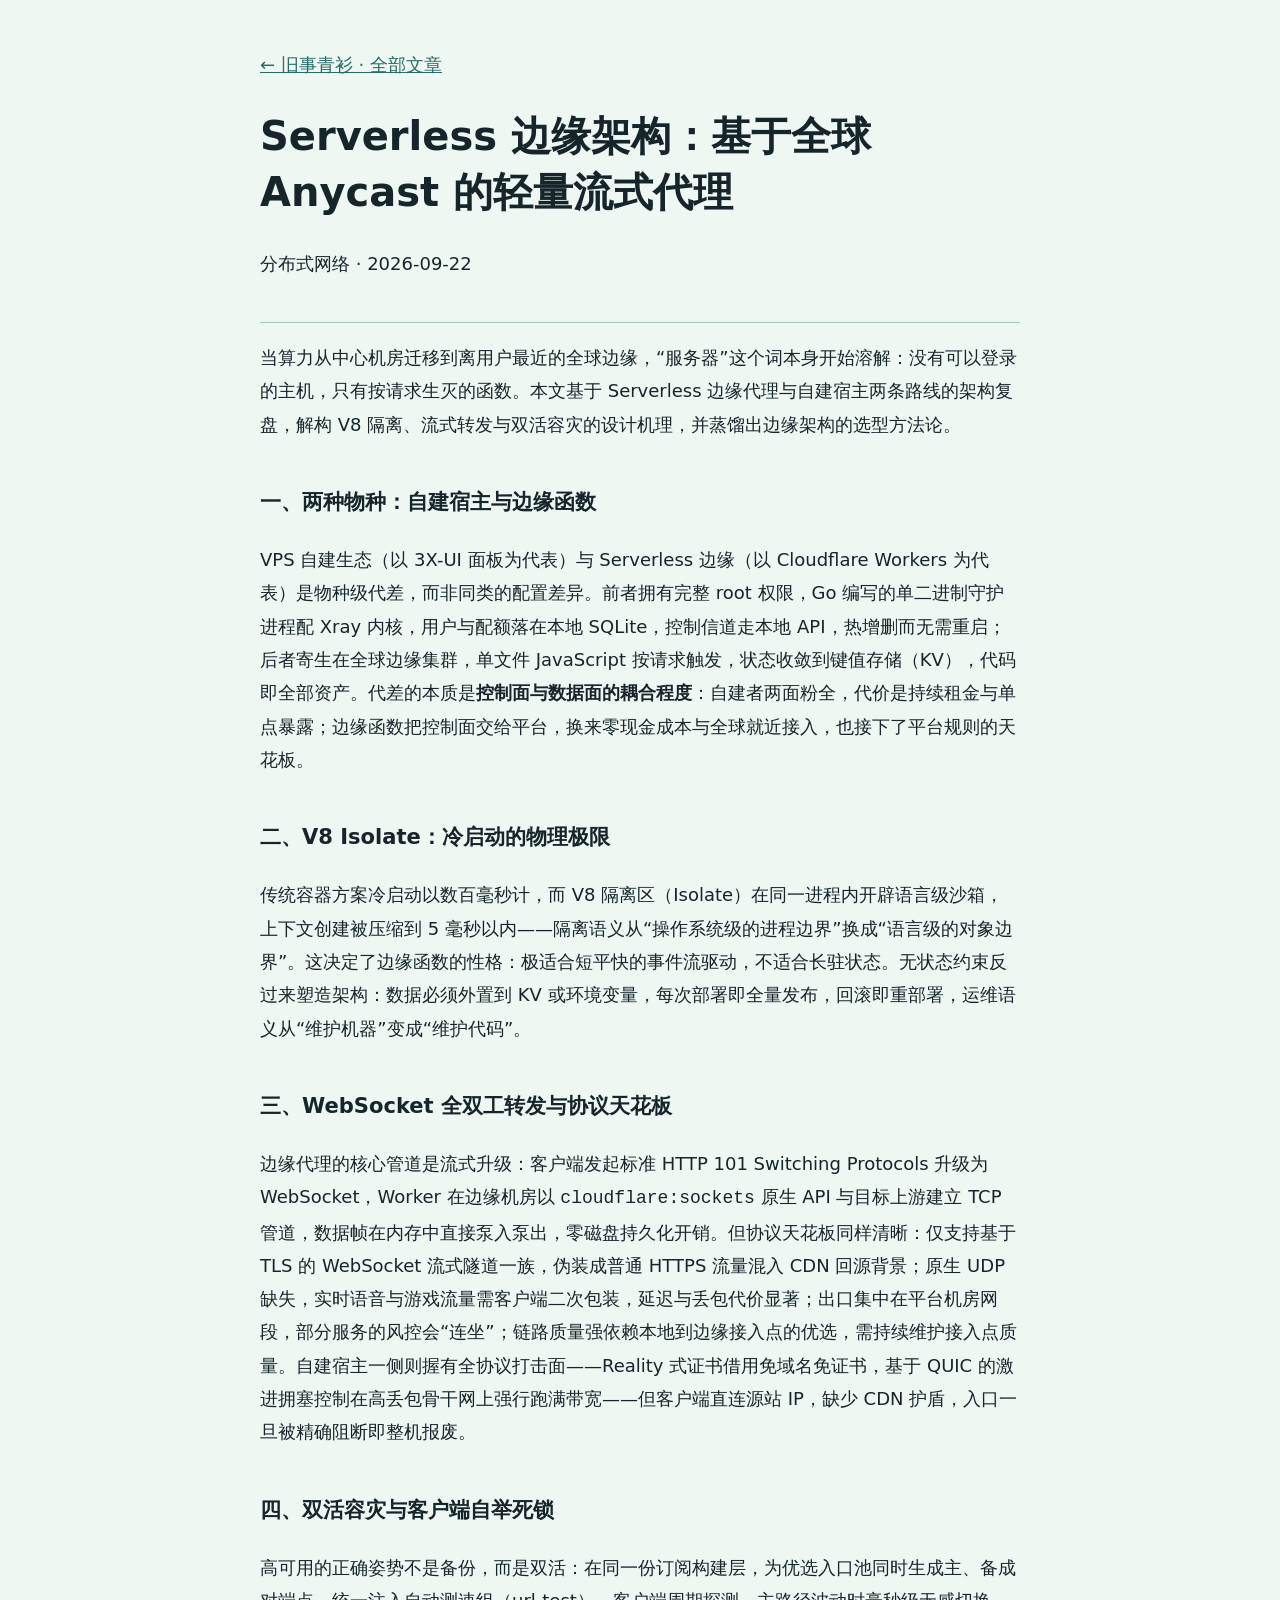
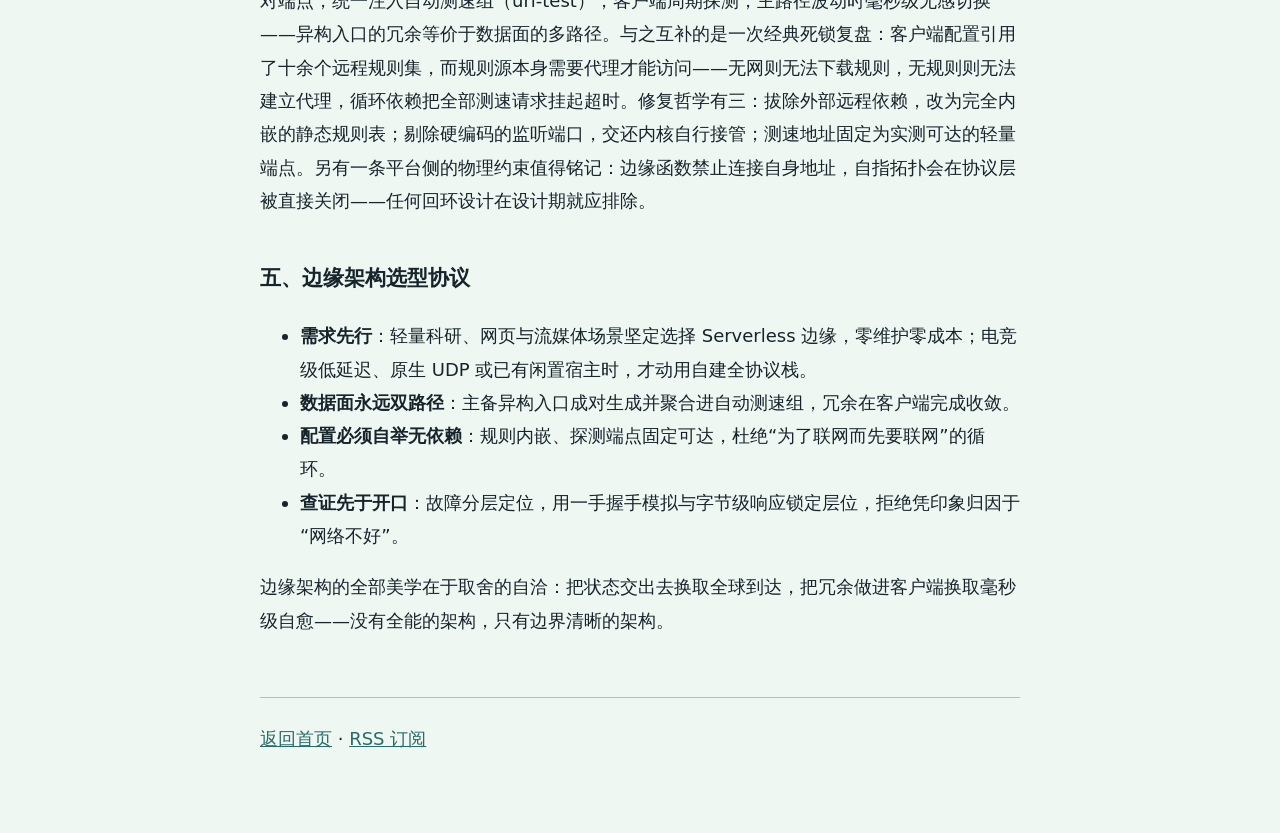
<file: article/r05/index.html>
<!doctype html><html lang="zh-CN"><head><meta charset="utf-8"><meta name="viewport" content="width=device-width,initial-scale=1"><meta name="description" content="深入 Cloudflare Workers V8 隔离沙箱。解构 WebSocket 双向全双工转发、uTLS 指纹混淆与 Anycast 动态路由的抗丢包实战经验。"><title>Serverless 边缘架构：基于全球 Anycast 的轻量流式代理 · 旧事青衫</title><link rel="canonical" href="https://jiushiqingshan.github.io/qingshan-notes/article/r05/"><link rel="icon" href="/qingshan-notes/assets/penguin-front-64.webp"><style>body{margin:0;background:#eef7f2;color:#16242b;font:18px/1.85 system-ui,sans-serif}main{max-width:760px;margin:auto;padding:48px 24px 80px}a{color:#286b67}h1{font-size:clamp(28px,6vw,40px);line-height:1.4}h3{margin-top:2em}header{border-bottom:1px solid #a8c5bb;padding-bottom:24px}blockquote{border-left:3px solid #6b9b8a;padding-left:20px}code{overflow-wrap:anywhere}footer{margin-top:60px;border-top:1px solid #a8c5bb;padding-top:24px}@media(prefers-color-scheme:dark){body{background:#101a1b;color:#d8e6eb}a{color:#7bc8c8}}</style></head><body><main><header><a href="/qingshan-notes/">← 旧事青衫 · 全部文章</a><h1>Serverless 边缘架构：基于全球 Anycast 的轻量流式代理</h1><p>分布式网络 · 2026-09-22</p></header><article><p>当算力从中心机房迁移到离用户最近的全球边缘，“服务器”这个词本身开始溶解：没有可以登录的主机，只有按请求生灭的函数。本文基于 Serverless 边缘代理与自建宿主两条路线的架构复盘，解构 V8 隔离、流式转发与双活容灾的设计机理，并蒸馏出边缘架构的选型方法论。</p>
<h3>一、两种物种：自建宿主与边缘函数</h3>
<p>VPS 自建生态（以 3X-UI 面板为代表）与 Serverless 边缘（以 Cloudflare Workers 为代表）是物种级代差，而非同类的配置差异。前者拥有完整 root 权限，Go 编写的单二进制守护进程配 Xray 内核，用户与配额落在本地 SQLite，控制信道走本地 API，热增删而无需重启；后者寄生在全球边缘集群，单文件 JavaScript 按请求触发，状态收敛到键值存储（KV），代码即全部资产。代差的本质是<strong>控制面与数据面的耦合程度</strong>：自建者两面粉全，代价是持续租金与单点暴露；边缘函数把控制面交给平台，换来零现金成本与全球就近接入，也接下了平台规则的天花板。</p>
<h3>二、V8 Isolate：冷启动的物理极限</h3>
<p>传统容器方案冷启动以数百毫秒计，而 V8 隔离区（Isolate）在同一进程内开辟语言级沙箱，上下文创建被压缩到 5 毫秒以内——隔离语义从“操作系统级的进程边界”换成“语言级的对象边界”。这决定了边缘函数的性格：极适合短平快的事件流驱动，不适合长驻状态。无状态约束反过来塑造架构：数据必须外置到 KV 或环境变量，每次部署即全量发布，回滚即重部署，运维语义从“维护机器”变成“维护代码”。</p>
<h3>三、WebSocket 全双工转发与协议天花板</h3>
<p>边缘代理的核心管道是流式升级：客户端发起标准 HTTP 101 Switching Protocols 升级为 WebSocket，Worker 在边缘机房以 <code>cloudflare:sockets</code> 原生 API 与目标上游建立 TCP 管道，数据帧在内存中直接泵入泵出，零磁盘持久化开销。但协议天花板同样清晰：仅支持基于 TLS 的 WebSocket 流式隧道一族，伪装成普通 HTTPS 流量混入 CDN 回源背景；原生 UDP 缺失，实时语音与游戏流量需客户端二次包装，延迟与丢包代价显著；出口集中在平台机房网段，部分服务的风控会“连坐”；链路质量强依赖本地到边缘接入点的优选，需持续维护接入点质量。自建宿主一侧则握有全协议打击面——Reality 式证书借用免域名免证书，基于 QUIC 的激进拥塞控制在高丢包骨干网上强行跑满带宽——但客户端直连源站 IP，缺少 CDN 护盾，入口一旦被精确阻断即整机报废。</p>
<h3>四、双活容灾与客户端自举死锁</h3>
<p>高可用的正确姿势不是备份，而是双活：在同一份订阅构建层，为优选入口池同时生成主、备成对端点，统一注入自动测速组（url-test），客户端周期探测，主路径波动时毫秒级无感切换——异构入口的冗余等价于数据面的多路径。与之互补的是一次经典死锁复盘：客户端配置引用了十余个远程规则集，而规则源本身需要代理才能访问——无网则无法下载规则，无规则则无法建立代理，循环依赖把全部测速请求挂起超时。修复哲学有三：拔除外部远程依赖，改为完全内嵌的静态规则表；剔除硬编码的监听端口，交还内核自行接管；测速地址固定为实测可达的轻量端点。另有一条平台侧的物理约束值得铭记：边缘函数禁止连接自身地址，自指拓扑会在协议层被直接关闭——任何回环设计在设计期就应排除。</p>
<h3>五、边缘架构选型协议</h3>
<ul>
<li><strong>需求先行</strong>：轻量科研、网页与流媒体场景坚定选择 Serverless 边缘，零维护零成本；电竞级低延迟、原生 UDP 或已有闲置宿主时，才动用自建全协议栈。</li>
<li><strong>数据面永远双路径</strong>：主备异构入口成对生成并聚合进自动测速组，冗余在客户端完成收敛。</li>
<li><strong>配置必须自举无依赖</strong>：规则内嵌、探测端点固定可达，杜绝“为了联网而先要联网”的循环。</li>
<li><strong>查证先于开口</strong>：故障分层定位，用一手握手模拟与字节级响应锁定层位，拒绝凭印象归因于“网络不好”。</li>
</ul>
<p>边缘架构的全部美学在于取舍的自洽：把状态交出去换取全球到达，把冗余做进客户端换取毫秒级自愈——没有全能的架构，只有边界清晰的架构。</p></article><footer><a href="/qingshan-notes/">返回首页</a> · <a href="/qingshan-notes/feed.xml">RSS 订阅</a></footer></main></body></html>
</file>
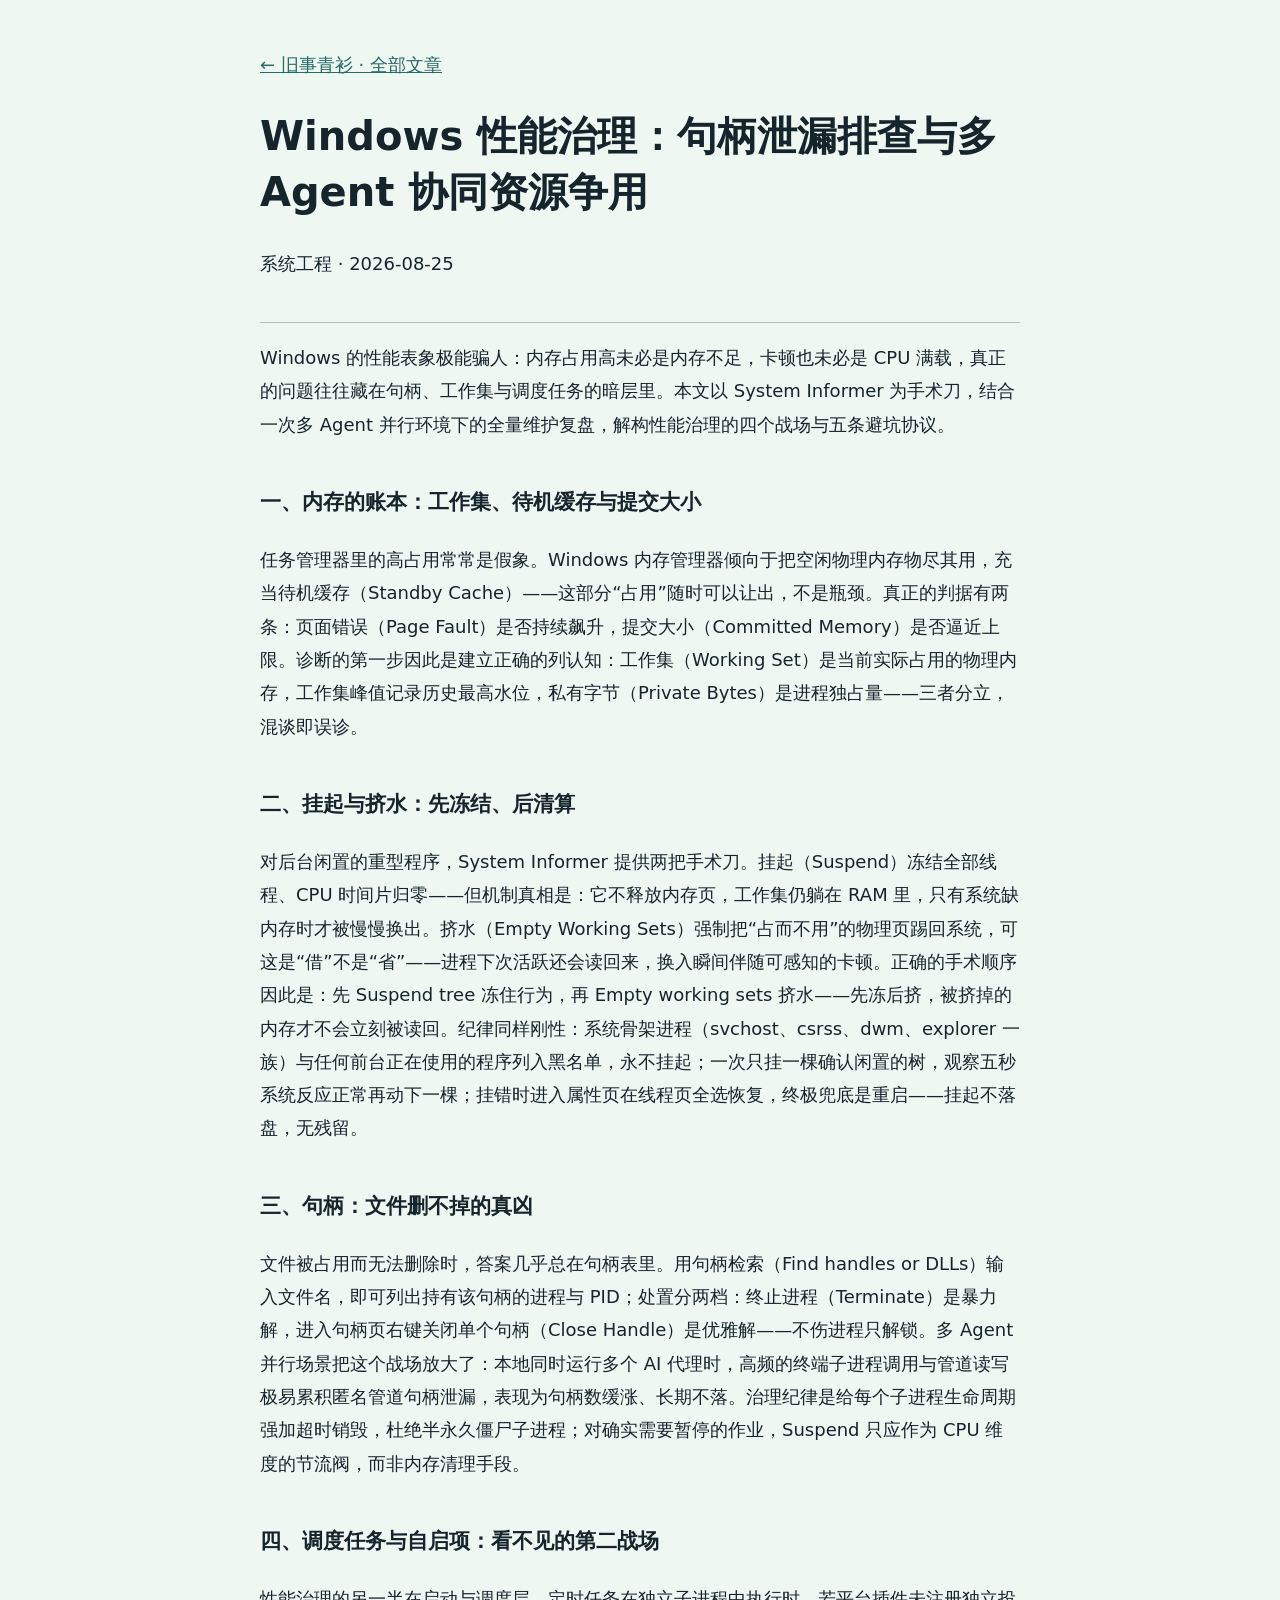
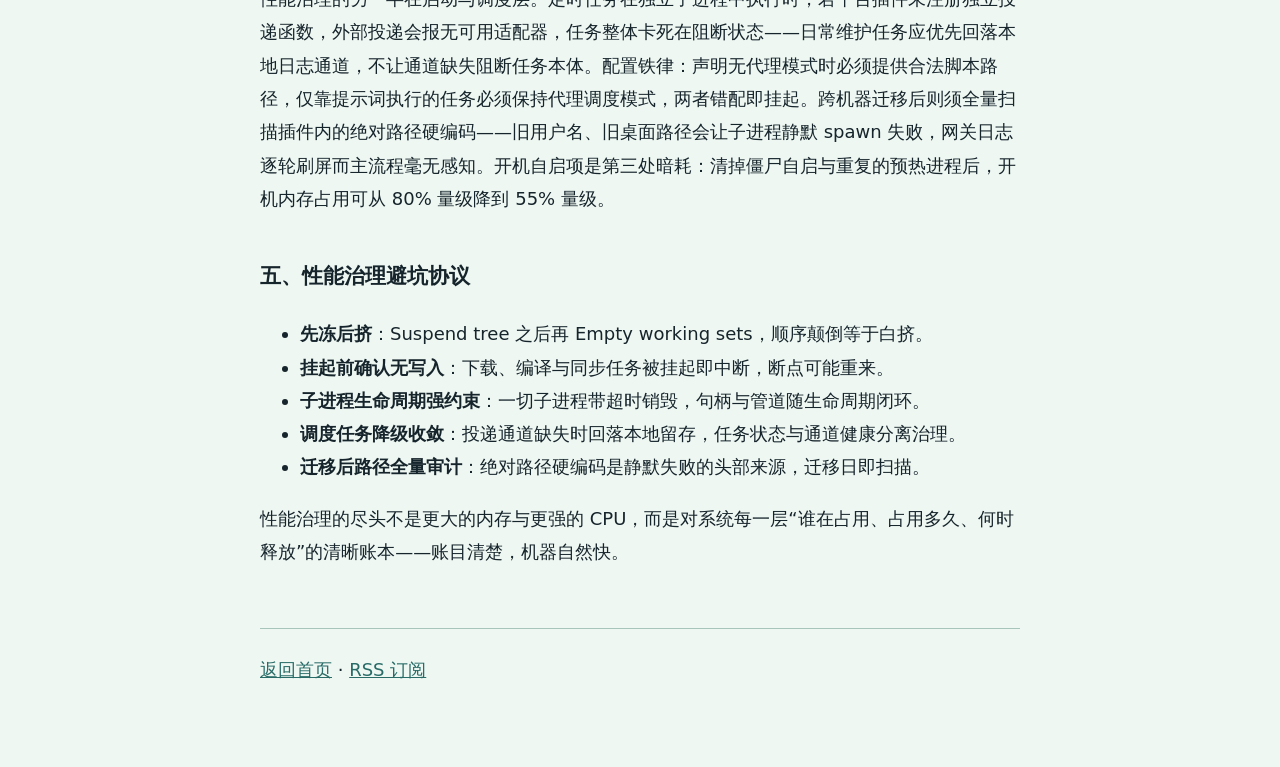
<file: article/r06/index.html>
<!doctype html><html lang="zh-CN"><head><meta charset="utf-8"><meta name="viewport" content="width=device-width,initial-scale=1"><meta name="description" content="实战定位工作集假性爆满与进程死锁。如何通过 System Informer 与内核调试工具，在 Windows 11 下保障后台服务不被系统异常挂起。"><title>Windows 性能治理：句柄泄漏排查与多 Agent 协同资源争用 · 旧事青衫</title><link rel="canonical" href="https://jiushiqingshan.github.io/qingshan-notes/article/r06/"><link rel="icon" href="/qingshan-notes/assets/penguin-front-64.webp"><style>body{margin:0;background:#eef7f2;color:#16242b;font:18px/1.85 system-ui,sans-serif}main{max-width:760px;margin:auto;padding:48px 24px 80px}a{color:#286b67}h1{font-size:clamp(28px,6vw,40px);line-height:1.4}h3{margin-top:2em}header{border-bottom:1px solid #a8c5bb;padding-bottom:24px}blockquote{border-left:3px solid #6b9b8a;padding-left:20px}code{overflow-wrap:anywhere}footer{margin-top:60px;border-top:1px solid #a8c5bb;padding-top:24px}@media(prefers-color-scheme:dark){body{background:#101a1b;color:#d8e6eb}a{color:#7bc8c8}}</style></head><body><main><header><a href="/qingshan-notes/">← 旧事青衫 · 全部文章</a><h1>Windows 性能治理：句柄泄漏排查与多 Agent 协同资源争用</h1><p>系统工程 · 2026-08-25</p></header><article><p>Windows 的性能表象极能骗人：内存占用高未必是内存不足，卡顿也未必是 CPU 满载，真正的问题往往藏在句柄、工作集与调度任务的暗层里。本文以 System Informer 为手术刀，结合一次多 Agent 并行环境下的全量维护复盘，解构性能治理的四个战场与五条避坑协议。</p>
<h3>一、内存的账本：工作集、待机缓存与提交大小</h3>
<p>任务管理器里的高占用常常是假象。Windows 内存管理器倾向于把空闲物理内存物尽其用，充当待机缓存（Standby Cache）——这部分“占用”随时可以让出，不是瓶颈。真正的判据有两条：页面错误（Page Fault）是否持续飙升，提交大小（Committed Memory）是否逼近上限。诊断的第一步因此是建立正确的列认知：工作集（Working Set）是当前实际占用的物理内存，工作集峰值记录历史最高水位，私有字节（Private Bytes）是进程独占量——三者分立，混谈即误诊。</p>
<h3>二、挂起与挤水：先冻结、后清算</h3>
<p>对后台闲置的重型程序，System Informer 提供两把手术刀。挂起（Suspend）冻结全部线程、CPU 时间片归零——但机制真相是：它不释放内存页，工作集仍躺在 RAM 里，只有系统缺内存时才被慢慢换出。挤水（Empty Working Sets）强制把“占而不用”的物理页踢回系统，可这是“借”不是“省”——进程下次活跃还会读回来，换入瞬间伴随可感知的卡顿。正确的手术顺序因此是：先 Suspend tree 冻住行为，再 Empty working sets 挤水——先冻后挤，被挤掉的内存才不会立刻被读回。纪律同样刚性：系统骨架进程（svchost、csrss、dwm、explorer 一族）与任何前台正在使用的程序列入黑名单，永不挂起；一次只挂一棵确认闲置的树，观察五秒系统反应正常再动下一棵；挂错时进入属性页在线程页全选恢复，终极兜底是重启——挂起不落盘，无残留。</p>
<h3>三、句柄：文件删不掉的真凶</h3>
<p>文件被占用而无法删除时，答案几乎总在句柄表里。用句柄检索（Find handles or DLLs）输入文件名，即可列出持有该句柄的进程与 PID；处置分两档：终止进程（Terminate）是暴力解，进入句柄页右键关闭单个句柄（Close Handle）是优雅解——不伤进程只解锁。多 Agent 并行场景把这个战场放大了：本地同时运行多个 AI 代理时，高频的终端子进程调用与管道读写极易累积匿名管道句柄泄漏，表现为句柄数缓涨、长期不落。治理纪律是给每个子进程生命周期强加超时销毁，杜绝半永久僵尸子进程；对确实需要暂停的作业，Suspend 只应作为 CPU 维度的节流阀，而非内存清理手段。</p>
<h3>四、调度任务与自启项：看不见的第二战场</h3>
<p>性能治理的另一半在启动与调度层。定时任务在独立子进程中执行时，若平台插件未注册独立投递函数，外部投递会报无可用适配器，任务整体卡死在阻断状态——日常维护任务应优先回落本地日志通道，不让通道缺失阻断任务本体。配置铁律：声明无代理模式时必须提供合法脚本路径，仅靠提示词执行的任务必须保持代理调度模式，两者错配即挂起。跨机器迁移后则须全量扫描插件内的绝对路径硬编码——旧用户名、旧桌面路径会让子进程静默 spawn 失败，网关日志逐轮刷屏而主流程毫无感知。开机自启项是第三处暗耗：清掉僵尸自启与重复的预热进程后，开机内存占用可从 80% 量级降到 55% 量级。</p>
<h3>五、性能治理避坑协议</h3>
<ul>
<li><strong>先冻后挤</strong>：Suspend tree 之后再 Empty working sets，顺序颠倒等于白挤。</li>
<li><strong>挂起前确认无写入</strong>：下载、编译与同步任务被挂起即中断，断点可能重来。</li>
<li><strong>子进程生命周期强约束</strong>：一切子进程带超时销毁，句柄与管道随生命周期闭环。</li>
<li><strong>调度任务降级收敛</strong>：投递通道缺失时回落本地留存，任务状态与通道健康分离治理。</li>
<li><strong>迁移后路径全量审计</strong>：绝对路径硬编码是静默失败的头部来源，迁移日即扫描。</li>
</ul>
<p>性能治理的尽头不是更大的内存与更强的 CPU，而是对系统每一层“谁在占用、占用多久、何时释放”的清晰账本——账目清楚，机器自然快。</p></article><footer><a href="/qingshan-notes/">返回首页</a> · <a href="/qingshan-notes/feed.xml">RSS 订阅</a></footer></main></body></html>
</file>
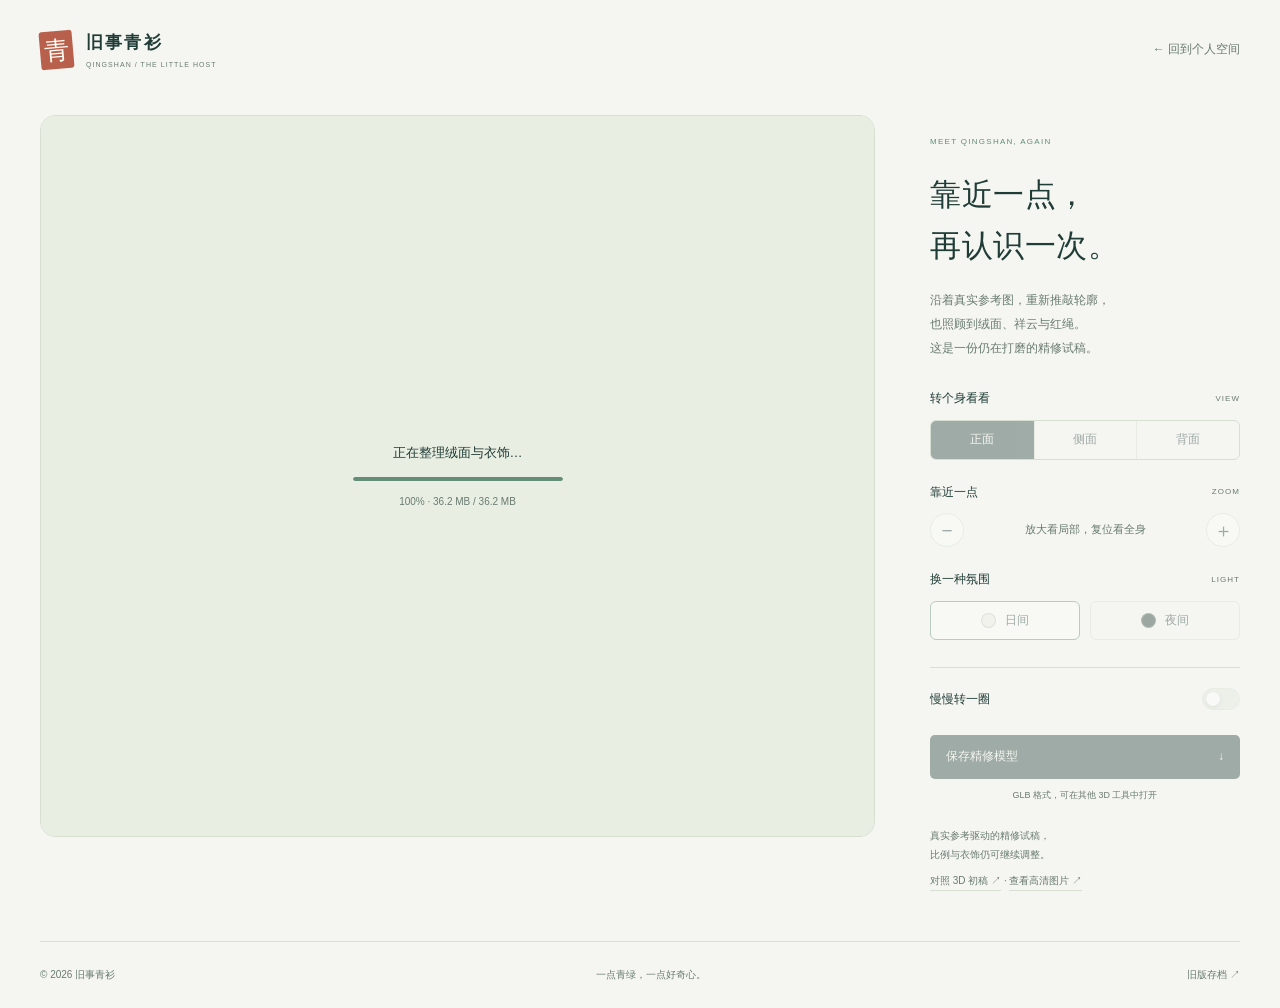
<file: v2/3d-refined/index.html>
<!doctype html>
<html lang="zh-CN">
<head>
  <meta charset="utf-8">
  <meta name="viewport" content="width=device-width,initial-scale=1">
  <meta name="description" content="青衫企鹅的 3D 精修试稿。由真实参考图驱动，继续推敲比例、绒面和祥云衣饰。">
  <meta name="robots" content="noindex,follow">
  <meta name="theme-color" content="#ecefe7">
  <title>青衫企鹅 · 3D 精修试稿</title>
  <link rel="icon" href="../assets/penguin-icon.webp?v=hq-20261117" type="image/webp">
  <link rel="stylesheet" href="./styles.css">
  <script type="importmap">{"imports":{"three":"./vendor/three.module.js"}}</script>
  <script type="module">
    import('./viewer.js').catch(error => {
      console.error('Viewer module unavailable:', error);
      document.querySelector('#loading').hidden = true;
      document.querySelector('#fallback').hidden = false;
      document.querySelector('#viewer').hidden = true;
      document.querySelector('#fallback-message').textContent = '三维展示暂时没有加载成功，请刷新重试，或先看看高清图片。';
      document.body.dataset.ready = 'fallback';
    });
  </script>
</head>
<body>
  <a class="skip" href="#controls">跳到模型操作</a>
  <header><a class="brand" href="../"><span>青</span><strong>旧事青衫<small>QINGSHAN / THE LITTLE HOST</small></strong></a><a class="back" href="../">← 回到个人空间</a></header>
  <main>
    <section class="viewer-shell" aria-labelledby="title">
      <div class="stage" id="stage" aria-busy="true">
        <div class="stage-top"><span>FIG. 03 / A CLOSER LOOK</span><span class="stage-badge">3D 精修试稿</span></div>
        <canvas id="viewer" role="img" aria-label="青衫企鹅精修三维模型。拖动旋转，滚轮或双指缩放。键盘方向键旋转，加减号缩放，Home 返回全身正面。" tabindex="0"></canvas>
        <div class="loading" id="loading" role="status" aria-live="polite"><span id="loading-status">正在迎接青衫企鹅…</span><progress id="loading-progress" max="100" aria-label="模型下载进度"></progress><small id="loading-detail">首次见面需要一点时间</small></div>
        <div class="fallback" id="fallback" hidden><img src="../assets/penguin-front.webp?v=hq-20261117" alt="青衫企鹅高清参考图"><p id="fallback-message">当前浏览器无法开启 3D 展示。</p><a href="../">回到高清图片展示 →</a></div>
        <div class="stage-bottom"><span>拖动旋转 · 滚轮缩放 · 双指缩放</span><button type="button" id="reset" disabled aria-label="复位到全身初始视角">复位视角 ↺</button></div>
        <div class="angle-label" id="angle-label" aria-hidden="true">青衫 · 全身正面</div>
      </div>
      <aside id="controls">
        <div class="intro"><span class="eyebrow">MEET QINGSHAN, AGAIN</span><h1 id="title">靠近一点，<br>再认识一次。</h1><p>沿着真实参考图，重新推敲轮廓，<br>也照顾到绒面、祥云与红绳。<br>这是一份仍在打磨的精修试稿。</p></div>
        <div class="control-section"><h2>转个身看看 <span>VIEW</span></h2><div class="segmented" role="group" aria-label="全身模型视角"><button type="button" data-view="front" aria-pressed="true" disabled>正面</button><button type="button" data-view="side" aria-pressed="false" disabled>侧面</button><button type="button" data-view="back" aria-pressed="false" disabled>背面</button></div></div>
        <div class="control-section"><h2>靠近一点 <span>ZOOM</span></h2><div class="zoom-row"><button type="button" id="zoom-out" aria-label="缩小模型" disabled>−</button><span>放大看局部，复位看全身</span><button type="button" id="zoom-in" aria-label="放大模型，局部细节可能超出画面" disabled>＋</button></div></div>
        <div class="control-section"><h2>换一种氛围 <span>LIGHT</span></h2><div class="light-switch" role="group" aria-label="灯光环境"><button type="button" data-light="day" aria-pressed="true" disabled><i class="swatch day"></i>日间</button><button type="button" data-light="night" aria-pressed="false" disabled><i class="swatch night"></i>夜间</button></div></div>
        <div class="auto-row"><label for="auto-rotate">慢慢转一圈</label><button type="button" id="auto-rotate" role="switch" aria-checked="false" disabled aria-label="自动旋转"><span></span></button></div>
        <div class="download"><a id="download-model" aria-disabled="true" tabindex="-1" download="qingshan-refined.glb">保存精修模型 <span>↓</span></a><small>GLB 格式，可在其他 3D 工具中打开</small></div>
        <p class="sculpt-note">真实参考驱动的精修试稿，<br>比例与衣饰仍可继续调整。<br><a href="../3d/">对照 3D 初稿 ↗</a><span class="link-divider"> · </span><a href="../">查看高清图片 ↗</a></p>
      </aside>
    </section>
  </main>
  <footer><span>© 2026 旧事青衫</span><span>一点青绿，一点好奇心。</span><a href="/qingshan-notes/">旧版存档 ↗</a></footer>
  <div class="sr-only" id="announcement" role="status" aria-live="polite"></div>
</body>
</html>
</file>
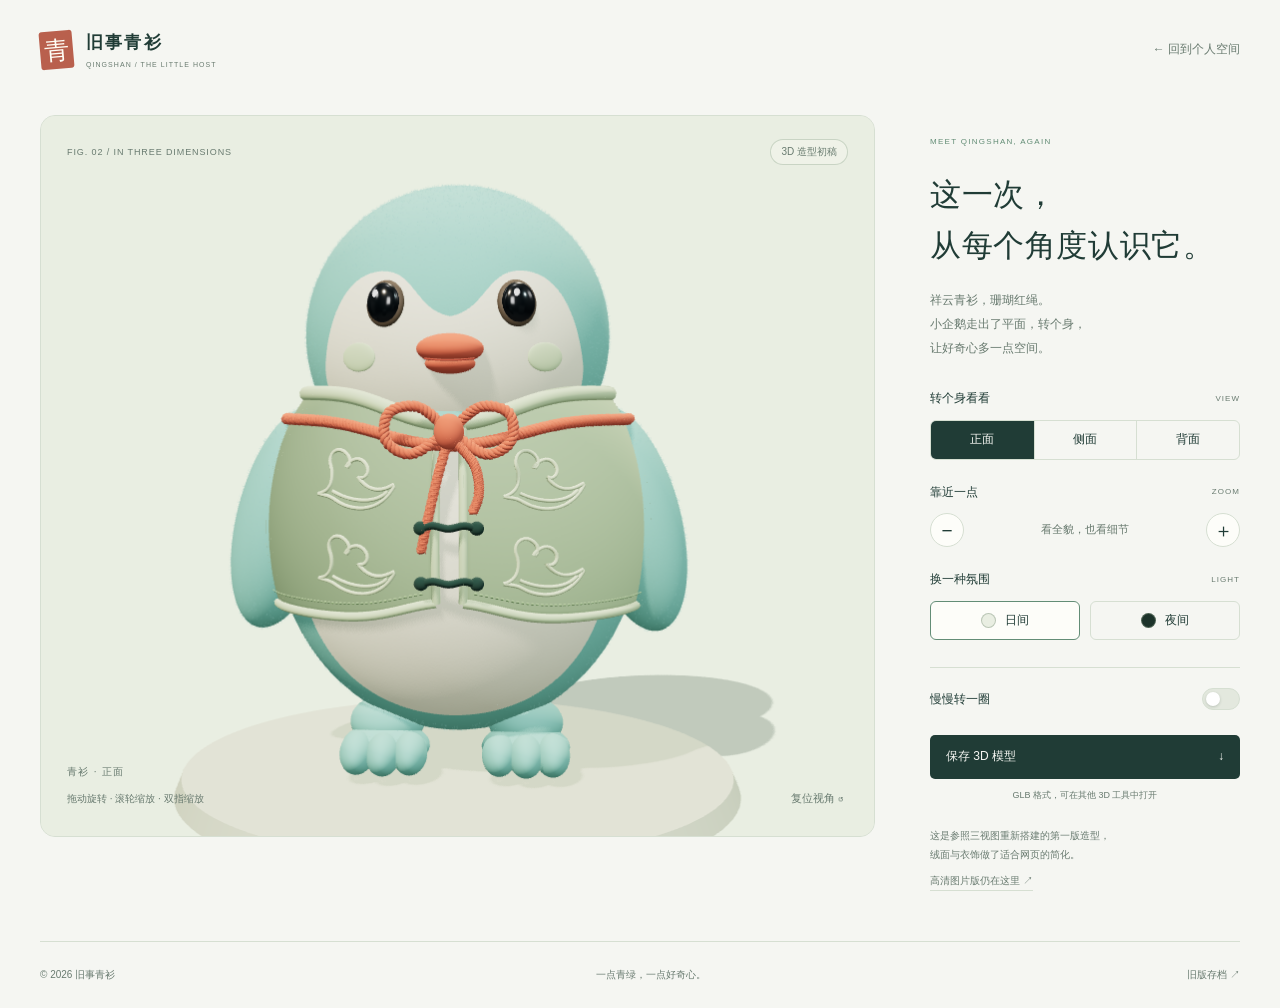
<file: v2/3d/index.html>
<!doctype html>
<html lang="zh-CN">
<head>
  <meta charset="utf-8">
  <meta name="viewport" content="width=device-width,initial-scale=1">
  <meta name="description" content="青衫企鹅的第一个真实 3D 造型。拖动旋转、缩放，看看祥云马甲的另一面。">
  <meta name="robots" content="noindex,follow">
  <meta name="theme-color" content="#ecefe7">
  <title>青衫企鹅 · 3D 会客厅</title>
  <link rel="icon" href="../assets/penguin-icon.webp?v=hq-20261117" type="image/webp">
  <link rel="stylesheet" href="./styles.css">
  <script type="importmap">{"imports":{"three":"./vendor/three.module.js"}}</script>
  <script type="module" src="./viewer.js"></script>
</head>
<body>
  <a class="skip" href="#controls">跳到模型操作</a>
  <header><a class="brand" href="../"><span>青</span><strong>旧事青衫<small>QINGSHAN / THE LITTLE HOST</small></strong></a><a class="back" href="../">← 回到个人空间</a></header>
  <main>
    <section class="viewer-shell" aria-labelledby="title">
      <div class="stage" id="stage">
        <div class="stage-top"><span>FIG. 02 / IN THREE DIMENSIONS</span><span class="stage-badge">3D 造型初稿</span></div>
        <canvas id="viewer" role="img" aria-label="可交互的青衫企鹅三维模型，可使用右侧视角和缩放按钮操作" tabindex="0"></canvas>
        <div class="loading" id="loading" role="status"><span class="loading-dot"></span>青衫企鹅正在就位…</div>
        <div class="fallback" id="fallback" hidden><img src="../assets/penguin-front.webp?v=hq-20261117" alt="青衫企鹅高清参考图"><p id="fallback-message">当前浏览器无法开启 3D 展示。</p><a href="../">回到高清图片展示 →</a></div>
        <div class="stage-bottom"><span>拖动旋转 · 滚轮缩放 · 双指缩放</span><button type="button" id="reset" disabled aria-label="复位到初始视角">复位视角 ↺</button></div>
        <div class="angle-label" id="angle-label" aria-hidden="true">青衫 · 正面</div>
      </div>
      <aside id="controls">
        <div class="intro"><span class="eyebrow">MEET QINGSHAN, AGAIN</span><h1 id="title">这一次，<br>从每个角度认识它。</h1><p>祥云青衫，珊瑚红绳。<br>小企鹅走出了平面，转个身，<br>让好奇心多一点空间。</p></div>
        <div class="control-section"><h2>转个身看看 <span>VIEW</span></h2><div class="segmented" role="group" aria-label="预设模型视角"><button type="button" data-view="front" aria-pressed="true" disabled>正面</button><button type="button" data-view="side" aria-pressed="false" disabled>侧面</button><button type="button" data-view="back" aria-pressed="false" disabled>背面</button></div></div>
        <div class="control-section"><h2>靠近一点 <span>ZOOM</span></h2><div class="zoom-row"><button type="button" id="zoom-out" aria-label="缩小模型" disabled>−</button><span>看全貌，也看细节</span><button type="button" id="zoom-in" aria-label="放大模型" disabled>＋</button></div></div>
        <div class="control-section"><h2>换一种氛围 <span>LIGHT</span></h2><div class="light-switch" role="group" aria-label="灯光环境"><button type="button" data-light="day" aria-pressed="true" disabled><i class="swatch day"></i>日间</button><button type="button" data-light="night" aria-pressed="false" disabled><i class="swatch night"></i>夜间</button></div></div>
        <div class="auto-row"><label for="auto-rotate">慢慢转一圈</label><button type="button" id="auto-rotate" role="switch" aria-checked="false" disabled aria-label="自动旋转"><span></span></button></div>
        <div class="download"><a id="download-model" href="./qingshan-penguin.glb" download>保存 3D 模型 <span>↓</span></a><small>GLB 格式，可在其他 3D 工具中打开</small></div>
        <p class="sculpt-note">这是参照三视图重新搭建的第一版造型，<br>绒面与衣饰做了适合网页的简化。<br><a href="../">高清图片版仍在这里 ↗</a></p>
      </aside>
    </section>
  </main>
  <footer><span>© 2026 旧事青衫</span><span>一点青绿，一点好奇心。</span><a href="/qingshan-notes/">旧版存档 ↗</a></footer>
  <div class="sr-only" id="announcement" role="status" aria-live="polite"></div>
</body>
</html>
</file>
<file: v2/styles.css>
@font-face {
  font-family: 'Qingshan';
  src: url('./assets/qingshan.woff2') format('woff2');
  font-display: swap;
}
:root {
  --paper: #f5f6f2;
  --surface: #fffefa;
  --ink: #203c36;
  --muted: #647670;
  --faint: #7a8980;
  --line: #d9e1d8;
  --mint: #558f7e;
  --mint-soft: #e6eee5;
  --coral: #b9604d;
  --shadow: 0 14px 40px #1f49300a;
  color-scheme: light;
  font-family: -apple-system, BlinkMacSystemFont, 'Segoe UI', 'Microsoft YaHei', sans-serif;
  font-synthesis: none;
}
:root[data-theme='dark'] {
  --paper: #14231f;
  --surface: #1c3029;
  --ink: #e2ebe2;
  --muted: #afc1b5;
  --faint: #9cae9e;
  --line: #354b3f;
  --mint: #9ec9b3;
  --mint-soft: #253f33;
  --coral: #e9a18d;
  --shadow: 0 14px 40px #00000014;
  color-scheme: dark;
}
* { box-sizing: border-box; }
html { scroll-behavior: smooth; scroll-padding-top: 28px; }
body { margin: 0; background: var(--paper); color: var(--ink); font-size: 15px; line-height: 1.8; }
button, input { font: inherit; }
button, a { -webkit-tap-highlight-color: transparent; }
button { color: inherit; cursor: pointer; }
a { color: inherit; text-decoration: none; }
button:focus-visible, a:focus-visible, input:focus-visible { outline: 2px solid var(--coral); outline-offset: 5px; }
button { touch-action: manipulation; }
img { max-width: 100%; height: auto; }
svg { display: block; }
::selection { background: #c6dcca; color: #203c36; }
.shell { width: min(1240px, calc(100% - 100px)); margin-inline: auto; }
.visually-hidden { position: absolute; width: 1px; height: 1px; margin: -1px; overflow: hidden; clip: rect(0,0,0,0); white-space: nowrap; }
.skip-link { position: fixed; z-index: 100; top: -100px; left: 20px; padding: 12px 20px; background: var(--surface); }
.skip-link:focus { top: 15px; }
.site-header { padding: 28px 0; }
.header-inner { display: flex; justify-content: space-between; align-items: center; gap: 30px; }
.brand { display: inline-flex; align-items: center; gap: 14px; }
.brand-mark { display: grid; place-items: center; width: 35px; height: 39px; border-radius: 4px 2px 5px 2px; background: var(--coral); color: var(--surface); font: 26px/1 Qingshan, serif; transform: rotate(-5deg); }
.brand-words strong { display: block; font-size: 17px; letter-spacing: .17em; font-weight: 650; line-height: 1.5; }
.brand-words small { display: block; font-size: 8px; letter-spacing: .16em; color: var(--muted); margin-top: 4px; }
.header-right { display: flex; align-items: center; gap: 35px; }
nav { display: flex; gap: 30px; align-items: center; font-size: 12px; }
nav a, nav button { padding: 7px 0; border: 0; background: none; position: relative; }
nav a::after, nav button::after { content: ''; position: absolute; bottom: 0; left: 0; width: 0; height: 1px; background: var(--coral); transition: width .22s; }
nav a:hover::after, nav button:hover::after { width: 100%; }
.icon-button { display: grid; place-items: center; border: 1px solid var(--line); border-radius: 50%; background: transparent; width: 38px; height: 38px; }
.theme-toggle svg { width: 17px; height: 17px; }
.theme-toggle .sun-icon { display: none; }
[data-theme='dark'] .theme-toggle .sun-icon { display: block; }
[data-theme='dark'] .theme-toggle .moon-icon { display: none; }
.hero { display: grid; grid-template-columns: 1.06fr 1fr; gap: 65px; align-items: center; min-height: min(790px, calc(100svh - 100px)); padding: 30px 0 65px; }
.character-stage { position: relative; min-height: 610px; align-self: stretch; display: flex; flex-direction: column; justify-content: center; isolation: isolate; }
.stage-index { position: absolute; top: 24px; left: 0; font-size: 9px; letter-spacing: .16em; color: var(--faint); }
.character-halo { position: absolute; z-index: -3; width: 470px; height: 550px; max-width: 100%; top: 45%; left: 50%; transform: translate(-50%, -50%); background: radial-gradient(ellipse at 48% 52%, #d5e8dd 0%, #e3ecdd 43%, #e9eee4 60%, transparent 72%); border-radius: 45% 51% 46% 43%; }
[data-theme='dark'] .character-halo { background: radial-gradient(ellipse at 48% 52%, #476b56 0%, #2d4b3b 43%, #1e362b 60%, transparent 72%); }
.orbit { position: absolute; z-index: -2; left: 50%; top: 47%; border: 1px solid var(--line); border-radius: 50%; pointer-events: none; }
.orbit-one { width: 96%; height: 68%; transform: translate(-50%, -50%) rotate(-23deg); }
.orbit-two { width: 75%; height: 79%; transform: translate(-50%, -50%) rotate(22deg); border-style: dashed; opacity: .7; }
.orbit-one::after { content: ''; position: absolute; width: 7px; height: 7px; border-radius: 50%; background: var(--coral); top: 20%; right: 5%; box-shadow: 0 0 0 7px var(--paper); }
.cloud-lines { position: absolute; bottom: 9%; left: -22px; width: 110%; z-index: -1; opacity: .65; }
.cloud-lines svg { width: 100%; stroke: var(--line); stroke-width: 1.1; }
.mascot-hit { width: 100%; padding: 0; background: none; border: none; border-radius: 45%; position: relative; margin-top: -12px; }
.mascot-hit img { display: block; width: 100%; aspect-ratio: 1.03; object-fit: contain; filter: drop-shadow(0 20px 13px #2449320c); transform: translateY(var(--pose-y, 0)); transition: transform .45s ease, opacity .14s; }
.mascot-hit:hover img { --pose-y: -7px; --pose-r: 0deg; }
.mascot-hit:active img { transform: scale(.98); }
.mascot-hit img.changing { opacity: .25; }
.floating-note { position: absolute; z-index: 2; display: flex; gap: 8px; align-items: center; padding: 8px 13px; border: 1px solid var(--line); border-radius: 40px; font-size: 11px; line-height: 1.5; background: var(--surface); color: var(--muted); box-shadow: var(--shadow); pointer-events: none; }
.note-mint { left: -8px; top: 26%; transform: rotate(-8deg); }
.note-coral { right: -12px; bottom: 30%; transform: rotate(7deg); }
.note-dot { width: 5px; height: 5px; border-radius: 50%; background: var(--mint); }
.note-coral .note-dot { background: var(--coral); }
.character-caption { display: flex; align-items: center; gap: 15px; margin: -4px 0 18px 32px; position: relative; }
.handwritten { font: 21px/1.4 Qingshan, 'KaiTi', serif; letter-spacing: .07em; color: var(--muted); transform: rotate(-4deg); }
.caption-line { width: 55px; height: 1px; background: var(--line); transform: rotate(-4deg); }
.pose-switch { display: flex; align-items: center; justify-content: center; gap: 8px; }
.pose-switch button { width: 33px; height: 29px; border: 1px solid transparent; border-radius: 50%; background: none; font-size: 10px; color: var(--muted); transition: color .2s, background .2s; }
.pose-switch button[aria-pressed='true'] { color: var(--ink); border-color: var(--line); background: var(--surface); }
.pose-switch span { font-size: 10px; color: var(--muted); margin-left: 13px; letter-spacing: .05em; }
.hero-content { padding: 25px 0 0; }
.intro-kicker { display: flex; align-items: center; gap: 10px; font-size: 9px; color: var(--muted); letter-spacing: .13em; }
.live-dot { width: 5px; height: 5px; background: var(--mint); border-radius: 50%; }
.kicker-rule { width: 48px; height: 1px; margin-left: 8px; background: var(--line); }
h1 { margin: 27px 0 20px; font-weight: 500; }
.title-name { display: block; font: clamp(60px, 5.7vw, 82px)/1.1 Qingshan, 'KaiTi', serif; letter-spacing: .04em; margin-left: -4px; margin-bottom: 25px; }
.title-name>span { color: var(--mint); }
.title-name i { font-size: 42px; font-style: normal; color: var(--coral); margin-left: 1px; }
.title-message { font-family: 'Songti SC', 'Noto Serif CJK SC', 'SimSun', serif; display: block; font-size: clamp(28px, 2.6vw, 37px); line-height: 1.55; letter-spacing: .04em; }
.hero-description { font-size: 13px; line-height: 2; color: var(--muted); margin: 0 0 30px; }
.portal-grid { display: grid; grid-template-columns: 1fr 1fr; gap: 11px; }
.portal-card { text-align: left; width: 100%; min-width: 0; display: flex; flex-direction: column; border: 1px solid var(--line); border-radius: 10px; padding: 17px 19px 15px; background: color-mix(in srgb, var(--surface) 72%, transparent); transition: transform .2s, border-color .2s, box-shadow .2s; }
.portal-card:hover { transform: translateY(-3px); border-color: var(--mint); box-shadow: var(--shadow); }
.portal-top { display: flex; align-items: center; justify-content: space-between; margin-bottom: 9px; color: var(--mint); }
.portal-top small { font-size: 8px; letter-spacing: .13em; color: var(--muted); }
.portal-top svg { width: 22px; height: 22px; }
.portal-card strong { font-weight: 600; font-size: 17px; letter-spacing: .02em; }
.portal-bottom { display: flex; justify-content: space-between; gap: 5px; color: var(--muted); font-size: 11px; line-height: 1.5; margin-top: 5px; }
.portal-bottom b { color: var(--mint); font-size: 14px; font-weight: 400; }
.hero-footnote { margin-top: 24px; display: flex; align-items: center; justify-content: space-between; gap: 15px; color: var(--muted); font-size: 9px; }
.hero-footnote>span { font-size: 7px; letter-spacing: .12em; }
.hero-footnote a { white-space: nowrap; }
.hero-footnote a span { margin-left: 7px; font-size: 16px; }
.projects-section { padding: 85px 0 90px; border-top: 1px solid var(--line); background: color-mix(in srgb, var(--surface) 40%, var(--paper)); }
.section-heading { display: flex; justify-content: space-between; align-items: flex-end; margin-bottom: 35px; gap: 30px; }
.eyebrow { font-size: 9px; color: var(--mint); letter-spacing: .17em; }
.section-heading h2, .hello-copy h2 { font-family: 'Songti SC', 'SimSun', serif; font-size: 32px; font-weight: 500; letter-spacing: .035em; line-height: 1.7; margin: 12px 0 0; }
.section-heading h2>span { color: var(--coral); }
.section-heading>p { font-size: 12px; line-height: 1.9; color: var(--muted); margin: 0 0 4px; }
.project-grid { display: grid; grid-template-columns: repeat(3, 1fr); gap: 27px; }
.project-card { min-width: 0; }
.project-art { position: relative; height: 285px; border-radius: 6px; overflow: hidden; display: block; }
.art-memory { background: #264e45; color: #e3ece2; }
.art-switch { background: #e1e6ed; color: #35506b; }
.art-space { background: #e9e1d4; color: #5e6652; }
.art-overline { position: absolute; left: 22px; top: 20px; font-size: 8px; letter-spacing: .12em; z-index: 2; opacity: .85; }
.art-caption { position: absolute; left: 24px; bottom: 22px; z-index: 2; font-family: 'Songti SC', 'SimSun', serif; font-size: 23px; line-height: 1.55; }
.art-arrow { display: grid; place-items: center; position: absolute; right: 20px; bottom: 23px; width: 32px; height: 32px; border: 1px solid currentColor; border-radius: 50%; font-size: 18px; opacity: .7; transition: transform .25s; }
.project-art:hover .art-arrow { transform: rotate(45deg); }
.memory-sculpture { position: absolute; top: 43px; right: 6px; width: 210px; height: 180px; transform: rotate(-12deg); transition: transform .5s; }
.memory-sculpture i { position: absolute; width: 120px; height: 120px; border: 1px solid #b6d4b777; border-radius: 50%; left: 45px; top: 20px; }
.memory-sculpture i:nth-child(2) { transform: translateX(-35px) rotateX(30deg); }
.memory-sculpture i:nth-child(3) { transform: translateX(35px) rotateX(30deg); }
.memory-sculpture i:nth-child(4) { transform: translateY(35px); }
.memory-sculpture span { position: absolute; top: 44px; left: 87px; font: 51px/1 Qingshan, 'KaiTi', serif; color: #c6ddbe; }
.project-art:hover .memory-sculpture { transform: rotate(0); }
.switch-sculpture { position: absolute; top: 44px; right: 10px; width: 200px; height: 150px; }
.switch-profile { position: absolute; width: 122px; height: 104px; border-radius: 9px; border: 1px solid #879aad66; background: #f2f5f9; box-shadow: 0 6px 12px #193b4b0a; padding: 15px; }
.profile-back { left: 6px; top: 8px; transform: rotate(-12deg); background: #c3d2dd; }
.profile-front { right: 5px; top: 23px; transform: rotate(8deg); transition: transform .4s; }
.switch-profile>span { font-size: 23px; display: grid; place-items: center; width: 35px; height: 35px; line-height: 1; border-radius: 8px; background: #7d99ad; color: white; }
.switch-profile i { display: block; width: 54px; height: 3px; background: #c2d1dd; margin-top: 10px; border-radius: 2px; }
.switch-profile i+i { width: 35px; margin-top: 6px; }
.switch-profile b { position: absolute; bottom: 10px; right: 14px; font-size: 18px; font-weight: 400; }
.project-art:hover .profile-front { transform: translateX(8px) rotate(3deg); }
.space-sculpture { position: absolute; right: 18px; top: 44px; width: 185px; height: 145px; }
.mini-browser { position: relative; width: 180px; height: 132px; padding: 10px; background: #f5f7ef; border: 1px solid #8c9d8066; border-radius: 7px; transform: rotate(-7deg); box-shadow: 0 7px 14px #6e705e12; transition: transform .4s; }
.mini-bar { display: flex; gap: 3px; border-bottom: 1px solid #dae2d4; padding-bottom: 7px; }
.mini-bar i { background: #c6d3c0; width: 4px; height: 4px; border-radius: 50%; }
.mini-browser>span { position: absolute; left: 15px; top: 37px; font: 27px/1.1 Qingshan, serif; color: #4c7e6c; }
.mini-browser>img { width: 72px; height: 72px; object-fit: contain; position: absolute; right: 4px; top: 30px; }
.mini-blocks { position: absolute; bottom: 15px; left: 15px; display: flex; gap: 7px; }
.mini-blocks i { display: block; height: 17px; width: 22px; border: 1px solid #d2ddc8; border-radius: 3px; }
.project-art:hover .mini-browser { transform: translateY(-4px) rotate(-3deg); }
.project-copy { padding: 23px 0 0; }
.project-title { display: flex; align-items: baseline; justify-content: space-between; gap: 10px; }
.project-title h3 { font-size: 18px; font-weight: 600; line-height: 1.5; margin: 0; }
.project-title h3>span { font-size: 13px; font-weight: 400; margin-left: 5px; }
.project-kind { font-size: 9px; color: var(--mint); white-space: nowrap; }
.project-copy>p { font-size: 12px; line-height: 1.95; color: var(--muted); margin: 13px 0 18px; }
.project-link { display: flex; align-items: center; justify-content: space-between; padding-top: 14px; border-top: 1px solid var(--line); font-size: 11px; color: var(--ink); }
.project-link>span { color: var(--mint); font-size: 17px; transition: transform .2s; }
.project-link:hover>span { transform: translate(3px,-3px); }
.hello-section { display: grid; grid-template-columns: .9fr 1.3fr; position: relative; align-items: center; padding-top: 56px; padding-bottom: 55px; gap: 50px; }
.hello-character { justify-self: center; position: relative; width: 270px; height: 260px; }
.hello-character::before { content: ''; position: absolute; inset: 20px; border-radius: 50%; background: var(--mint-soft); }
.hello-character img { width: 100%; height: 100%; object-fit: contain; position: relative; }
.hello-copy h2 { margin-top: 12px; font-size: 32px; line-height: 1.6; }
.hello-copy p { color: var(--muted); font-size: 12px; line-height: 1.9; margin: 15px 0 22px; }
.quiet-button { display: inline-flex; align-items: center; gap: 25px; border: 1px solid var(--line); border-radius: 5px; font-size: 12px; padding: 10px 17px; background: var(--surface); }
.quiet-button:hover { border-color: var(--mint); }
.hello-stamp { font-family: Qingshan, 'KaiTi', serif; font-size: 25px; line-height: 1.2; padding: 7px; border: 1px solid var(--coral); color: var(--coral); position: absolute; right: 0; top: 50%; transform: translateY(-50%) rotate(7deg); }
.site-footer { border-top: 1px solid var(--line); padding: 28px 0; }
.footer-inner { display: flex; align-items: center; justify-content: space-between; gap: 22px; font-size: 10px; color: var(--muted); }
.footer-brand { font-weight: 500; font-size: 13px; color: var(--ink); letter-spacing: .08em; }
.footer-brand>span { font-size: 8px; margin-left: 13px; color: var(--muted); }
.footer-inner p { margin: 0; }
.footer-links { display: flex; gap: 23px; align-items: center; }
.footer-links button { border: 0; padding: 0; background: none; font-size: inherit; color: inherit; }
.footer-links a:hover, .footer-links button:hover { color: var(--coral); }
.dialog { width: min(560px, calc(100% - 36px)); max-height: calc(100svh - 40px); background: var(--surface); color: var(--ink); border: 1px solid var(--line); border-radius: 16px; padding: 0; overflow-y: auto; box-shadow: 0 28px 100px #102b2333; }
.dialog::backdrop { background: #10282099; backdrop-filter: blur(7px); }
.dialog-inner { padding: 42px; position: relative; }
.dialog-close { position: absolute; top: 15px; right: 15px; font-size: 22px; width: 32px; height: 32px; z-index: 3; }
.dialog h2 { font-family: 'Songti SC', 'SimSun', serif; font-size: 29px; font-weight: 500; line-height: 1.6; margin: 12px 0 17px; }
.about-avatar { width: 82px; height: 82px; background: var(--mint-soft); border-radius: 50%; margin-bottom: 25px; display: grid; place-items: center; }
.about-avatar img { width: 76px; height: 76px; object-fit: contain; }
.about-dialog p { font-size: 13px; line-height: 2; color: var(--muted); }
.about-dialog .dialog-lead { font-size: 16px; color: var(--ink); }
.about-tags { display: flex; flex-wrap: wrap; gap: 9px; margin: 22px 0 30px; }
.about-tags span { font-size: 10px; padding: 5px 10px; background: var(--mint-soft); border-radius: 3px; color: var(--mint); }
.about-links { display: flex; justify-content: space-between; padding-top: 20px; border-top: 1px solid var(--line); font-size: 12px; }
.studio-dialog { width: min(660px, calc(100% - 36px)); }
.studio-title { text-align: center; }
.studio-title h2 { margin-bottom: 10px; }
.studio-title p { font-size: 12px; color: var(--muted); margin: 0; }
.studio-stage { position: relative; height: min(41vh, 330px); margin: 25px auto 15px; display: grid; place-items: center; }
.studio-orbit { position: absolute; width: 280px; height: 280px; max-width: 85%; max-height: 92%; border-radius: 50%; border: 1px solid var(--line); background: radial-gradient(ellipse, var(--mint-soft), transparent 72%); }
.studio-stage img { position: absolute; inset: 0; display: block; height: 100%; width: 100%; min-height: 0; object-fit: contain; pointer-events: none; }
.studio-controls { display: flex; justify-content: center; gap: 8px; }
.studio-controls button { border: 1px solid var(--line); background: transparent; border-radius: 5px; font-size: 12px; padding: 7px 19px; }
.studio-controls button[aria-pressed='true'] { background: var(--ink); color: var(--paper); border-color: var(--ink); }
.studio-note { text-align: center; color: var(--muted); font-size: 11px; margin: 17px 0 0; }
.studio-original { display: block; width: fit-content; margin: 12px auto 0; padding: 4px 0; border-bottom: 1px solid var(--line); color: var(--ink); font-size: 12px; }
.studio-original:hover { border-color: var(--mint); }
.share-dialog label { display: block; font-size: 12px; color: var(--muted); }
.share-dialog input { display: block; background: var(--paper); color: var(--ink); width: 100%; font-size: 12px; padding: 12px; border: 1px solid var(--line); border-radius: 4px; margin-top: 10px; }
.share-dialog p { font-size: 11px; color: var(--muted); }
.toast { position: fixed; bottom: 25px; left: 50%; z-index: 50; transform: translate(-50%, 12px); opacity: 0; visibility: hidden; pointer-events: none; background: var(--ink); color: var(--paper); padding: 11px 19px; border-radius: 6px; font-size: 12px; box-shadow: var(--shadow); transition: opacity .2s, transform .2s; max-width: calc(100% - 40px); text-align: center; }
.toast.visible { opacity: 1; visibility: visible; transform: translate(-50%,0); }
@media (min-width: 1600px) { .hero { min-height: 800px; } }
@media (max-width: 1100px) {
  .shell { width: calc(100% - 72px); }
  .hero { gap: 35px; padding-bottom: 45px; min-height: 730px; }
  .character-stage { min-height: 560px; }
  .title-name { font-size: 68px; }
  .title-message { font-size: 29px; }
  .portal-card { padding: 14px 15px; }
  .note-coral { right: -8px; }
  .note-mint { left: -8px; }
  .hero-footnote>span { font-size: 6px; }
  .project-grid { gap: 20px; }
  .project-art { height: 255px; }
  .project-title { flex-direction: column; gap: 3px; }
  .art-caption { font-size: 21px; }
  .memory-sculpture { right: -26px; }
  .switch-sculpture { right: -15px; }
  .space-sculpture { right: 5px; }
  .section-heading h2 { font-size: 29px; }
}
@media (max-width: 800px) {
  .shell { width: calc(100% - 48px); }
  .hero { grid-template-columns: .95fr 1fr; gap: 25px; min-height: 650px; }
  .character-stage { min-height: 490px; }
  .character-halo { height: 390px; }
  .title-name { font-size: 56px; }
  .title-message { font-size: 25px; }
  .hero-description { font-size: 12px; }
  .portal-card { padding: 12px; }
  .portal-card strong { font-size: 15px; }
  .portal-bottom { font-size: 9px; }
  .portal-top small { font-size: 7px; }
  .portal-top svg { width: 19px; height: 19px; }
  .floating-note { padding: 6px 10px; font-size: 9px; }
  .handwritten { font-size: 16px; }
  .character-caption { margin-left: 8px; }
  .caption-line { width: 30px; }
  .project-grid { grid-template-columns: 1fr; gap: 34px; }
  .project-card { display: grid; grid-template-columns: 1fr 1fr; gap: 28px; align-items: center; }
  .project-art { height: 250px; }
  .project-copy { padding: 0; }
  .project-title { flex-direction: row; flex-wrap: wrap; gap: 8px; }
  .memory-sculpture { right: 0; }
  .switch-sculpture { right: 0; }
  .space-sculpture { right: 20px; }
  .section-heading { align-items: flex-start; }
  .section-heading>p { max-width: 160px; font-size: 11px; }
  .hello-section { gap: 25px; }
  .hello-stamp { display: none; }
  .hello-character { width: 225px; height: 225px; }
  .hello-copy h2 { font-size: 28px; }
  .footer-inner p { display: none; }
}
@media (max-width: 600px) {
  .shell { width: calc(100% - 40px); }
  .site-header { padding: 22px 0 15px; }
  .brand { gap: 9px; }
  .brand-mark { width: 29px; height: 33px; font-size: 23px; }
  .brand-words strong { font-size: 15px; }
  .brand-words small { font-size: 6px; letter-spacing: .13em; margin-top: 2px; }
  .header-right { gap: 16px; }
  nav { font-size: 10px; gap: 15px; }
  .icon-button { width: 31px; height: 31px; }
  .theme-toggle svg { width: 15px; height: 15px; }
  .hero { display: flex; flex-direction: column; gap: 0; padding: 16px 0 35px; min-height: auto; }
  .character-stage { width: 100%; min-height: auto; height: 354px; align-self: center; }
  .stage-index { top: 5px; left: 0; font-size: 7px; }
  .character-halo { width: 300px; height: 310px; top: 46%; }
  .orbit-one { width: 86%; height: 69%; top: 43%; }
  .orbit-two { width: 66%; height: 80%; top: 43%; }
  .mascot-hit { width: 285px; height: 278px; align-self: center; margin-top: -2px; }
  .mascot-hit img { width: 100%; height: 100%; }
  .floating-note { font-size: 9px; padding: 6px 10px; }
  .note-mint { left: -4px; top: 30%; }
  .note-coral { right: -3px; bottom: 37%; }
  .character-caption { margin: 0 0 12px; justify-content: center; gap: 12px; }
  .handwritten { font-size: 16px; }
  .caption-line { width: 28px; }
  .pose-switch { gap: 5px; }
  .pose-switch button { width: 30px; height: 26px; font-size: 9px; }
  .pose-switch span { margin-left: 8px; font-size: 9px; }
  .cloud-lines { bottom: 10%; }
  .hero-content { width: 100%; padding-top: 25px; }
  .intro-kicker { font-size: 8px; justify-content: center; }
  .kicker-rule { width: 30px; }
  h1 { margin: 21px 0 16px; text-align: center; }
  .title-name { font-size: 59px; margin-bottom: 18px; }
  .title-name i { font-size: 30px; }
  .title-message { font-size: 28px; line-height: 1.5; }
  .title-message br { display: initial; }
  .hero-description { font-size: 12px; margin-bottom: 22px; text-align: center; }
  .portal-grid { gap: 9px; }
  .portal-card { padding: 14px 16px 13px; border-radius: 8px; }
  .portal-card strong { font-size: 16px; }
  .portal-top { margin-bottom: 7px; }
  .portal-top small { font-size: 7px; }
  .portal-top svg { width: 21px; height: 21px; }
  .portal-bottom { font-size: 10px; }
  .hero-footnote { margin-top: 20px; font-size: 9px; }
  .hero-footnote>span { font-size: 6px; letter-spacing: .08em; }
  .projects-section { padding: 42px 0 48px; }
  .section-heading { flex-direction: column; gap: 13px; margin-bottom: 25px; }
  .eyebrow { font-size: 8px; }
  .section-heading h2 { font-size: 25px; margin-top: 10px; line-height: 1.6; }
  .section-heading>p { max-width: none; font-size: 11px; margin: 0; }
  .section-heading>p br { display: none; }
  .project-grid { gap: 32px; }
  .project-card { display: block; }
  .project-art { height: 260px; }
  .project-copy { padding-top: 19px; }
  .project-title { flex-direction: row; align-items: baseline; justify-content: space-between; }
  .project-title h3 { font-size: 18px; }
  .project-kind { font-size: 9px; }
  .project-copy>p { font-size: 12px; margin: 11px 0 16px; }
  .memory-sculpture { right: 9px; top: 36px; }
  .switch-sculpture { right: 13px; top: 35px; }
  .space-sculpture { right: 28px; top: 36px; }
  .art-overline { font-size: 8px; }
  .art-caption { font-size: 24px; }
  .hello-section { padding: 35px 0 39px; grid-template-columns: 100px 1fr; gap: 18px; }
  .hello-character { width: 120px; height: 140px; margin-left: -18px; }
  .hello-character::before { inset: 25px 10px; }
  .hello-copy h2 { font-size: 23px; margin-top: 8px; line-height: 1.6; }
  .hello-copy .eyebrow { font-size: 6px; letter-spacing: .14em; }
  .hello-copy p { font-size: 11px; margin: 11px 0 16px; }
  .quiet-button { font-size: 11px; padding: 9px 13px; gap: 20px; }
  .site-footer { padding: 23px 0; }
  .footer-inner { flex-direction: column; align-items: flex-start; gap: 14px; }
  .footer-links { width: 100%; justify-content: space-between; gap: 15px; font-size: 10px; }
  .dialog { width: calc(100% - 28px); max-height: calc(100svh - 28px); }
  .dialog-inner { padding: 32px 25px; }
  .dialog h2 { font-size: 25px; margin-top: 10px; }
  .dialog-close { width: 31px; height: 31px; top: 12px; right: 12px; }
  .studio-title { padding-top: 10px; }
  .studio-title h2 { font-size: 24px; }
  .studio-title p { font-size: 11px; }
  .studio-stage { height: min(37vh, 290px); }
  .studio-controls button { padding: 7px 18px; }
}
@media (max-width: 360px) {
  .shell { width: calc(100% - 28px); }
  .header-right { gap: 10px; }
  nav { gap: 10px; }
  .brand-words small { font-size: 5px; }
  .brand-words strong { font-size: 14px; }
  .title-message { font-size: 25px; }
  .portal-card { padding: 12px; }
  .hero-footnote>span { letter-spacing: 0; }
  .orbit-one { width: 79%; height: 62%; }
  .cloud-lines { left: 0; width: 100%; }
  .hello-character { margin-left: -5px; width: 105px; }
}
@media (prefers-reduced-motion: reduce) {
  html { scroll-behavior: auto; }
  *, *::before, *::after { animation: none !important; transition: none !important; }
  .mascot-hit:hover img, .mascot-hit:active img { transform: none; }
}
</file>
<file: v2/3d-refined/styles.css>
:root{--paper:#f5f6f2;--ink:#203c36;--muted:#697b70;--line:#d6dfd2;--surface:#fdfdf9;--accent:#b9604d;--mint:#638d76;--stage:#e9eee2;color-scheme:light;font-family:-apple-system,BlinkMacSystemFont,'Segoe UI','Microsoft YaHei',sans-serif}
*{box-sizing:border-box}body{margin:0;color:var(--ink);background:var(--paper);font-size:14px;line-height:1.8}a{color:inherit;text-decoration:none}button{font:inherit;color:inherit;cursor:pointer;touch-action:manipulation}button:disabled{opacity:.4;cursor:wait}button,a,input{-webkit-tap-highlight-color:transparent}button:focus-visible,a:focus-visible,canvas:focus-visible{outline:2px solid var(--accent);outline-offset:5px}button{border:1px solid var(--line);background:var(--surface)}.skip{position:fixed;left:20px;top:-100px;padding:10px 18px;background:var(--surface);z-index:50}.skip:focus{top:15px}
header,footer{width:min(1320px,calc(100% - 80px));margin:auto;display:flex;align-items:center;justify-content:space-between}header{height:100px}.brand{display:flex;gap:13px;align-items:center}.brand>span{display:grid;place-items:center;width:33px;height:38px;background:var(--accent);color:#fffdf5;font:25px/1 'KaiTi',serif;transform:rotate(-5deg);border-radius:3px}.brand strong{font-weight:600;letter-spacing:.13em;font-size:17px;line-height:1.5}.brand small{display:block;color:var(--muted);font-size:7px;letter-spacing:.15em;margin-top:4px;font-weight:400}.back{font-size:12px;color:var(--muted)}main{width:min(1320px,calc(100% - 80px));margin:15px auto 38px}.viewer-shell{display:grid;grid-template-columns:minmax(0,1fr) 310px;gap:55px;align-items:start}
.stage{position:relative;min-width:0;height:min(780px,calc(100svh - 178px));min-height:590px;background:var(--stage);border:1px solid var(--line);border-radius:15px;overflow:hidden;isolation:isolate}.stage-top,.stage-bottom{position:absolute;left:26px;right:26px;display:flex;justify-content:space-between;align-items:center;z-index:3;pointer-events:none;gap:8px}.stage-top{top:23px;font-size:9px;color:var(--muted);letter-spacing:.1em}.stage-badge{border:1px solid #718e724d;background:#fdfdf746;border-radius:20px;padding:3px 10px;font-size:10px;letter-spacing:0;white-space:nowrap}.stage-bottom{bottom:23px;font-size:10px;color:var(--muted)}.stage-bottom button{pointer-events:auto;border:0;background:none;font-size:11px;padding:4px;white-space:nowrap}.angle-label{position:absolute;left:26px;bottom:55px;font-size:10px;color:var(--muted);letter-spacing:.13em;pointer-events:none}canvas{display:block;width:100%;height:100%;touch-action:none}canvas[hidden]{display:none}
.loading{position:absolute;inset:0;display:flex;align-items:center;justify-content:center;flex-direction:column;gap:12px;padding:35px;font-size:13px;background:var(--stage);z-index:4;text-align:center}.loading[hidden]{display:none}.loading small{font-size:10px;color:var(--muted);font-variant-numeric:tabular-nums}.loading progress{appearance:none;width:min(210px,90%);height:4px;border:0;border-radius:4px;overflow:hidden;background:var(--line);accent-color:var(--mint)}.loading progress::-webkit-progress-bar{background:var(--line);border-radius:4px}.loading progress::-webkit-progress-value{background:var(--mint);border-radius:4px}.loading progress::-moz-progress-bar{background:var(--mint)}
.fallback{position:absolute;inset:0;z-index:5;display:flex;align-items:center;justify-content:center;flex-direction:column;padding:50px;text-align:center;background:var(--stage)}.fallback[hidden]{display:none}.fallback img{max-height:65%;max-width:90%;object-fit:contain}.fallback p{font-size:13px;color:var(--muted)}.fallback a{font-size:12px;text-decoration:underline}aside{padding:12px 0}.eyebrow{font-size:8px;letter-spacing:.16em;color:var(--mint)}h1{font-family:'Songti SC','SimSun',serif;font-size:31px;line-height:1.65;font-weight:500;letter-spacing:.02em;margin:17px 0}.intro>p{font-size:12px;color:var(--muted);line-height:2;margin:0 0 28px}.control-section{margin-top:22px}h2{display:flex;align-items:center;justify-content:space-between;font-size:12px;font-weight:500;margin:0 0 10px}h2 span{font-size:8px;color:var(--muted);letter-spacing:.13em}.segmented{display:grid;grid-template-columns:repeat(3,1fr);border:1px solid var(--line);border-radius:6px;overflow:hidden}.segmented button{border:0;border-radius:0;background:none;font-size:12px;padding:8px 10px}.segmented button+button{border-left:1px solid var(--line)}.segmented button[aria-pressed=true]{background:var(--ink);color:var(--paper)}.zoom-row{display:flex;align-items:center;gap:10px;justify-content:space-between}.zoom-row button{width:34px;height:34px;border-radius:50%;font-size:19px;display:grid;place-items:center;line-height:1}.zoom-row span{font-size:11px;color:var(--muted)}.light-switch{display:flex;gap:10px}.light-switch button{flex:1;display:flex;align-items:center;justify-content:center;gap:9px;font-size:12px;border-radius:6px;padding:8px 12px;background:none}.light-switch button[aria-pressed=true]{border-color:var(--mint);background:var(--surface)}.swatch{display:block;width:15px;height:15px;border:1px solid #84988177;border-radius:50%}.swatch.day{background:#e9eee2}.swatch.night{background:#1c332a}.auto-row{display:flex;align-items:center;justify-content:space-between;margin:27px 0 25px;padding-top:20px;border-top:1px solid var(--line);font-size:12px}.auto-row button{width:38px;height:22px;border:1px solid var(--line);background:#e3e8de;border-radius:20px;padding:3px}.auto-row button>span{display:block;border-radius:50%;width:14px;height:14px;background:white;box-shadow:0 1px 3px #1b332833;transition:transform .2s}.auto-row button[aria-checked=true]{background:var(--mint);border-color:var(--mint)}.auto-row button[aria-checked=true]>span{transform:translateX(15px)}.download a{display:flex;align-items:center;justify-content:space-between;padding:11px 16px;background:var(--ink);color:var(--paper);border-radius:5px;font-size:12px}.download a[aria-disabled=true]{opacity:.4;cursor:wait;pointer-events:none}.download small{display:block;font-size:9px;color:var(--muted);text-align:center;margin-top:8px}.sculpt-note{font-size:10px;line-height:1.9;color:var(--muted);margin:23px 0 0}.sculpt-note a{display:inline-block;margin-top:7px;border-bottom:1px solid var(--line)}footer{padding:24px 0;border-top:1px solid var(--line);font-size:10px;color:var(--muted)}.sr-only{position:absolute;width:1px;height:1px;margin:-1px;clip:rect(0,0,0,0);overflow:hidden;white-space:nowrap}body[data-light=night] .stage{--stage:#1b3027;--muted:#b2c1b1;--line:#3b5143}.stage-badge,.stage-bottom button{color:inherit}
@media(max-width:1100px){header,footer,main{width:calc(100% - 48px)}.viewer-shell{grid-template-columns:minmax(0,1fr) 270px;gap:32px}.stage{height:700px;min-height:570px}h1{font-size:28px}.stage-top,.stage-bottom{left:20px;right:20px}.angle-label{left:20px}}
@media(max-width:780px){header{height:80px}.viewer-shell{grid-template-columns:1fr;gap:28px}.stage{height:600px;min-height:0}aside{display:grid;grid-template-columns:1fr 1fr;gap:0 30px;padding:0 6px}.intro{grid-row:span 3}.intro>p{margin-bottom:0}.control-section{margin-top:0;margin-bottom:18px}.auto-row{margin-top:8px}.download{align-self:center}.sculpt-note{grid-column:1/-1;margin-top:5px}.sculpt-note br{display:none}h1{font-size:30px}.stage-top{font-size:8px}}
@media(max-width:520px){header,footer,main{width:calc(100% - 28px)}header{height:76px}.brand{gap:9px}.brand strong{font-size:15px}.brand small{font-size:6px}.brand>span{width:28px;height:33px;font-size:23px}.back{font-size:10px}main{margin-top:5px}.stage{height:500px;border-radius:12px}.stage-top,.stage-bottom{left:17px;right:17px}.stage-top{top:17px;font-size:6px;letter-spacing:.08em}.stage-badge{font-size:9px;padding:3px 8px}.stage-bottom{bottom:17px;font-size:8px}.stage-bottom button{font-size:9px}.angle-label{left:17px;bottom:44px;font-size:8px}.viewer-shell{gap:25px}aside{display:block;padding:0 8px}.intro{margin-bottom:25px}.intro h1{font-size:29px;margin-top:12px}.intro h1 br{display:none}.intro>p{font-size:12px}.intro>p br{display:none}.control-section{margin-top:22px;margin-bottom:0}.segmented button{padding:10px}.auto-row{margin-top:23px}.sculpt-note{margin-top:20px}footer{flex-wrap:wrap;gap:10px}footer>span:nth-child(2){display:none}.fallback{padding:40px 20px}}
@media(prefers-reduced-motion:reduce){*,*:before,*:after{animation:none!important;transition:none!important}}
</file>
<file: v2/3d/styles.css>
:root{--paper:#f5f6f2;--ink:#203c36;--muted:#697b70;--line:#d6dfd2;--surface:#fdfdf9;--accent:#b9604d;--mint:#638d76;--stage:#e9eee2;color-scheme:light;font-family:-apple-system,BlinkMacSystemFont,'Segoe UI','Microsoft YaHei',sans-serif}*{box-sizing:border-box}body{margin:0;color:var(--ink);background:var(--paper);font-size:14px;line-height:1.8}a{color:inherit;text-decoration:none}button{font:inherit;color:inherit;cursor:pointer;touch-action:manipulation}button:disabled{opacity:.4;cursor:wait}button,a,input{-webkit-tap-highlight-color:transparent}button:focus-visible,a:focus-visible,canvas:focus-visible{outline:2px solid var(--accent);outline-offset:5px}button{border:1px solid var(--line);background:var(--surface)}.skip{position:fixed;left:20px;top:-100px;padding:10px 18px;background:var(--surface);z-index:50}.skip:focus{top:15px}header,footer{width:min(1320px,calc(100% - 80px));margin:auto;display:flex;align-items:center;justify-content:space-between}header{height:100px}.brand{display:flex;gap:13px;align-items:center}.brand>span{display:grid;place-items:center;width:33px;height:38px;background:var(--accent);color:#fffdf5;font:25px/1 'KaiTi',serif;transform:rotate(-5deg);border-radius:3px}.brand strong{font-weight:600;letter-spacing:.13em;font-size:17px;line-height:1.5}.brand small{display:block;color:var(--muted);font-size:7px;letter-spacing:.15em;margin-top:4px;font-weight:400}.back{font-size:12px;color:var(--muted)}main{width:min(1320px,calc(100% - 80px));margin:15px auto 38px}.viewer-shell{display:grid;grid-template-columns:minmax(0,1fr) 310px;gap:55px;align-items:start}.stage{position:relative;min-width:0;height:min(780px,calc(100svh - 178px));min-height:590px;background:var(--stage);border:1px solid var(--line);border-radius:15px;overflow:hidden;isolation:isolate}.stage-top,.stage-bottom{position:absolute;left:26px;right:26px;display:flex;justify-content:space-between;align-items:center;z-index:3;pointer-events:none}.stage-top{top:23px;font-size:9px;color:var(--muted);letter-spacing:.1em}.stage-badge{border:1px solid #718e724d;background:#fdfdf746;border-radius:20px;padding:3px 10px;font-size:10px;letter-spacing:0}.stage-bottom{bottom:23px;font-size:10px;color:var(--muted)}.stage-bottom button{pointer-events:auto;border:0;background:none;font-size:11px;padding:4px}.angle-label{position:absolute;left:26px;bottom:55px;font-size:10px;color:var(--muted);letter-spacing:.13em;pointer-events:none}canvas{display:block;width:100%;height:100%;touch-action:none}canvas[hidden]{display:none}.loading{position:absolute;inset:0;display:flex;align-items:center;justify-content:center;gap:10px;font-size:13px;background:var(--stage);z-index:4}.loading[hidden]{display:none}.loading-dot{width:7px;height:7px;border-radius:50%;background:var(--mint);animation:pulse 1.4s infinite}@keyframes pulse{50%{opacity:.3}}.fallback{position:absolute;inset:0;z-index:5;display:flex;align-items:center;justify-content:center;flex-direction:column;padding:50px;text-align:center;background:var(--stage)}.fallback[hidden]{display:none}.fallback img{max-height:65%;max-width:90%;object-fit:contain}.fallback p{font-size:13px;color:var(--muted)}.fallback a{font-size:12px;text-decoration:underline}aside{padding:12px 0}.eyebrow{font-size:8px;letter-spacing:.16em;color:var(--mint)}h1{font-family:'Songti SC','SimSun',serif;font-size:31px;line-height:1.65;font-weight:500;letter-spacing:.02em;margin:17px 0 17px}.intro>p{font-size:12px;color:var(--muted);line-height:2;margin:0 0 28px}.control-section{margin-top:22px}h2{display:flex;align-items:center;justify-content:space-between;font-size:12px;font-weight:500;margin:0 0 10px}h2 span{font-size:8px;color:var(--muted);letter-spacing:.13em}.segmented{display:grid;grid-template-columns:repeat(3,1fr);border:1px solid var(--line);border-radius:6px;overflow:hidden}.segmented button{border:0;border-radius:0;background:none;font-size:12px;padding:8px 10px}.segmented button+button{border-left:1px solid var(--line)}.segmented button[aria-pressed=true]{background:var(--ink);color:var(--paper)}.zoom-row{display:flex;align-items:center;gap:10px;justify-content:space-between}.zoom-row button{width:34px;height:34px;border-radius:50%;font-size:19px;display:grid;place-items:center;line-height:1}.zoom-row span{font-size:11px;color:var(--muted)}.light-switch{display:flex;gap:10px}.light-switch button{flex:1;display:flex;align-items:center;justify-content:center;gap:9px;font-size:12px;border-radius:6px;padding:8px 12px;background:none}.light-switch button[aria-pressed=true]{border-color:var(--mint);background:var(--surface)}.swatch{display:block;width:15px;height:15px;border:1px solid #84988177;border-radius:50%}.swatch.day{background:#e9eee2}.swatch.night{background:#1c332a}.auto-row{display:flex;align-items:center;justify-content:space-between;margin:27px 0 25px;padding-top:20px;border-top:1px solid var(--line);font-size:12px}.auto-row button{width:38px;height:22px;border:1px solid var(--line);background:#e3e8de;border-radius:20px;padding:3px}.auto-row button>span{display:block;border-radius:50%;width:14px;height:14px;background:white;box-shadow:0 1px 3px #1b332833;transition:transform .2s}.auto-row button[aria-checked=true]{background:var(--mint);border-color:var(--mint)}.auto-row button[aria-checked=true]>span{transform:translateX(15px)}.download a{display:flex;align-items:center;justify-content:space-between;padding:11px 16px;background:var(--ink);color:var(--paper);border-radius:5px;font-size:12px}.download small{display:block;font-size:9px;color:var(--muted);text-align:center;margin-top:8px}.sculpt-note{font-size:10px;line-height:1.9;color:var(--muted);margin:23px 0 0}.sculpt-note a{display:inline-block;margin-top:7px;border-bottom:1px solid var(--line)}footer{padding:24px 0;border-top:1px solid var(--line);font-size:10px;color:var(--muted)}.sr-only{position:absolute;width:1px;height:1px;margin:-1px;clip:rect(0,0,0,0);overflow:hidden;white-space:nowrap}body[data-light=night] .stage{--stage:#1b3027;--muted:#b2c1b1;--line:#3b5143}.stage-badge,.stage-bottom button{color:inherit}@media(max-width:1100px){header,footer,main{width:calc(100% - 48px)}.viewer-shell{grid-template-columns:minmax(0,1fr) 270px;gap:32px}.stage{height:700px;min-height:570px}h1{font-size:28px}.stage-top,.stage-bottom{left:20px;right:20px}.angle-label{left:20px}}@media(max-width:780px){header{height:80px}.viewer-shell{grid-template-columns:1fr;gap:28px}.stage{height:600px;min-height:0}aside{display:grid;grid-template-columns:1fr 1fr;gap:0 30px;padding:0 6px}.intro{grid-row:span 3}.intro>p{margin-bottom:0}.control-section{margin-top:0;margin-bottom:18px}.auto-row{margin-top:8px}.download{align-self:center}.sculpt-note{grid-column:1/-1;margin-top:5px}.sculpt-note br{display:none}h1{font-size:30px}.stage-top{font-size:8px}}@media(max-width:520px){header,footer,main{width:calc(100% - 28px)}header{height:76px}.brand{gap:9px}.brand strong{font-size:15px}.brand small{font-size:6px}.brand>span{width:28px;height:33px;font-size:23px}.back{font-size:10px}main{margin-top:5px}.stage{height:500px;border-radius:12px}.stage-top,.stage-bottom{left:17px;right:17px}.stage-top{top:17px;font-size:6px;letter-spacing:.08em}.stage-badge{font-size:9px;padding:3px 8px}.stage-bottom{bottom:17px;font-size:8px}.stage-bottom button{font-size:9px}.angle-label{left:17px;bottom:44px;font-size:8px}.viewer-shell{gap:25px}aside{display:block;padding:0 8px}.intro{margin-bottom:25px}.intro h1{font-size:29px;margin-top:12px}.intro h1 br{display:none}.intro>p{font-size:12px}.intro>p br{display:none}.control-section{margin-top:22px;margin-bottom:0}.segmented button{padding:10px}.auto-row{margin-top:23px}.sculpt-note{margin-top:20px}footer{flex-wrap:wrap;gap:10px}footer>span:nth-child(2){display:none}.fallback{padding:40px 20px}}@media(prefers-reduced-motion:reduce){*,*:before,*:after{animation:none!important;transition:none!important}}
</file>
